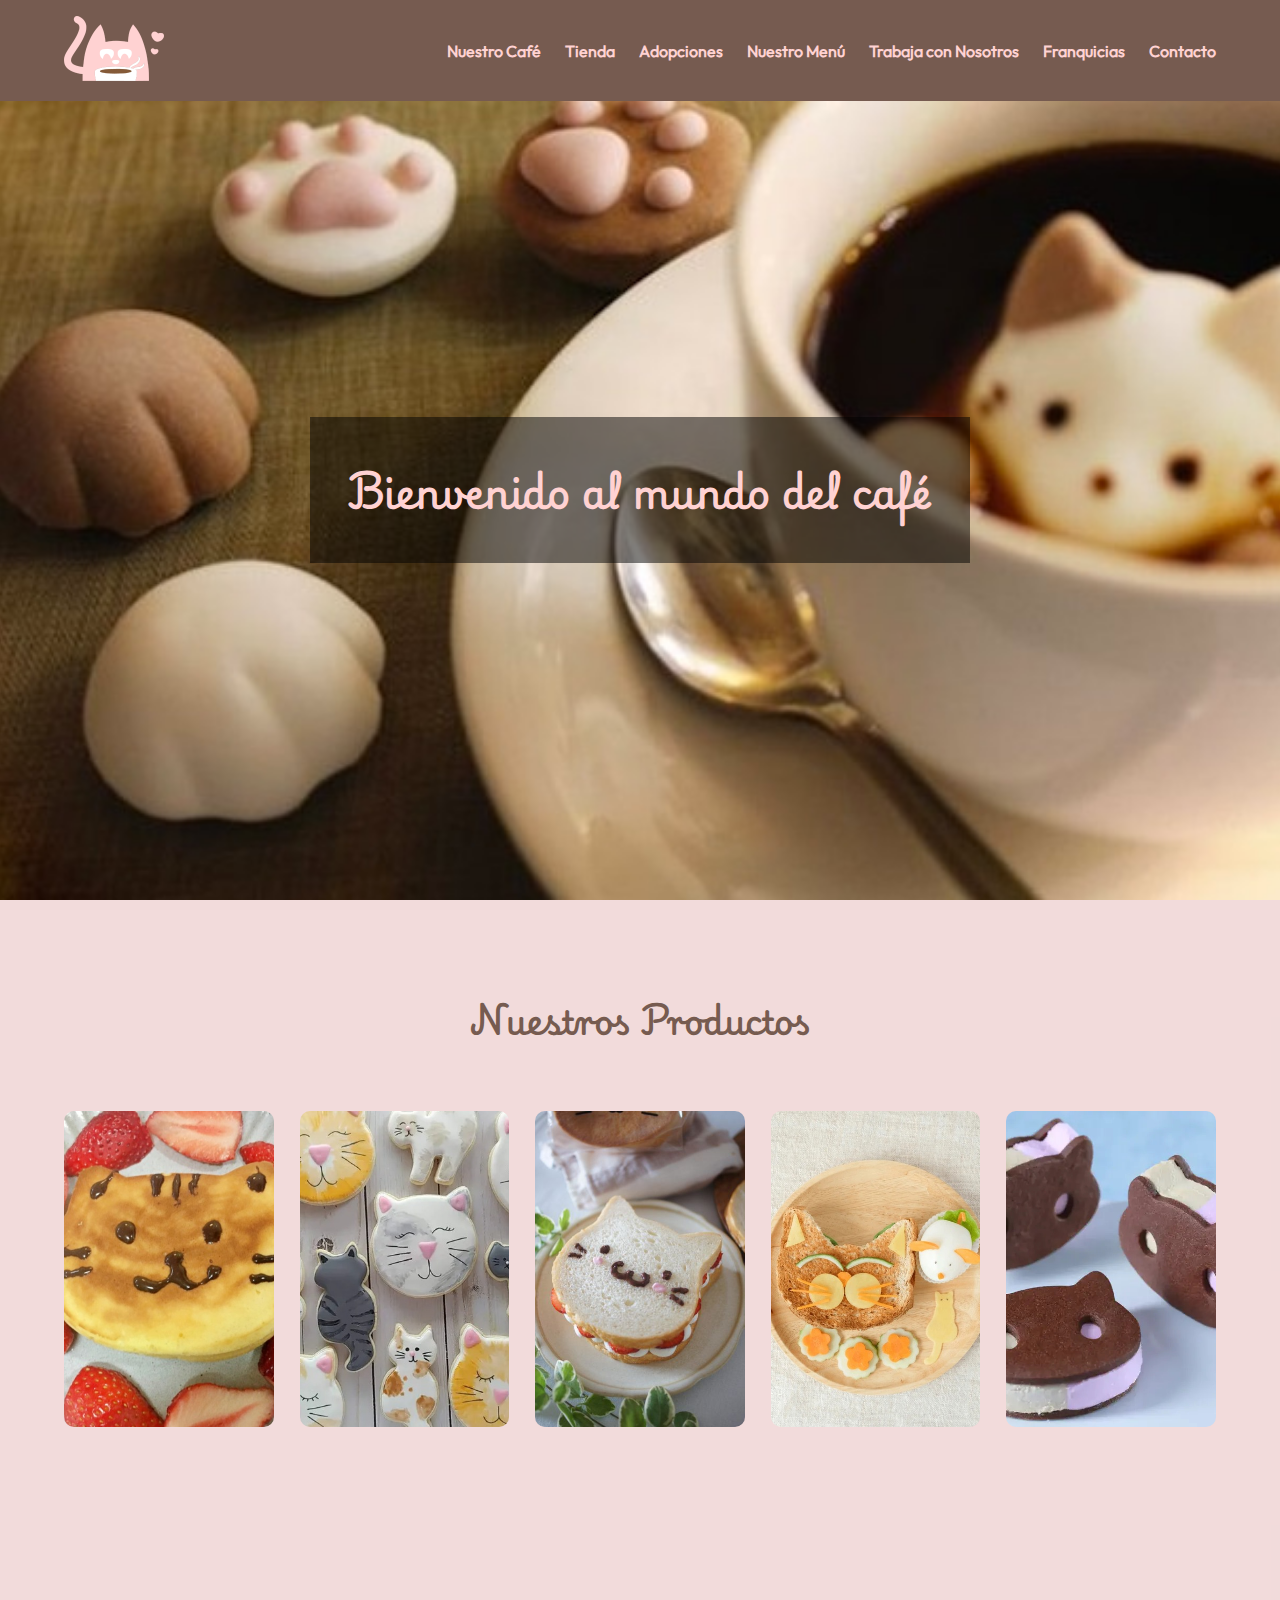
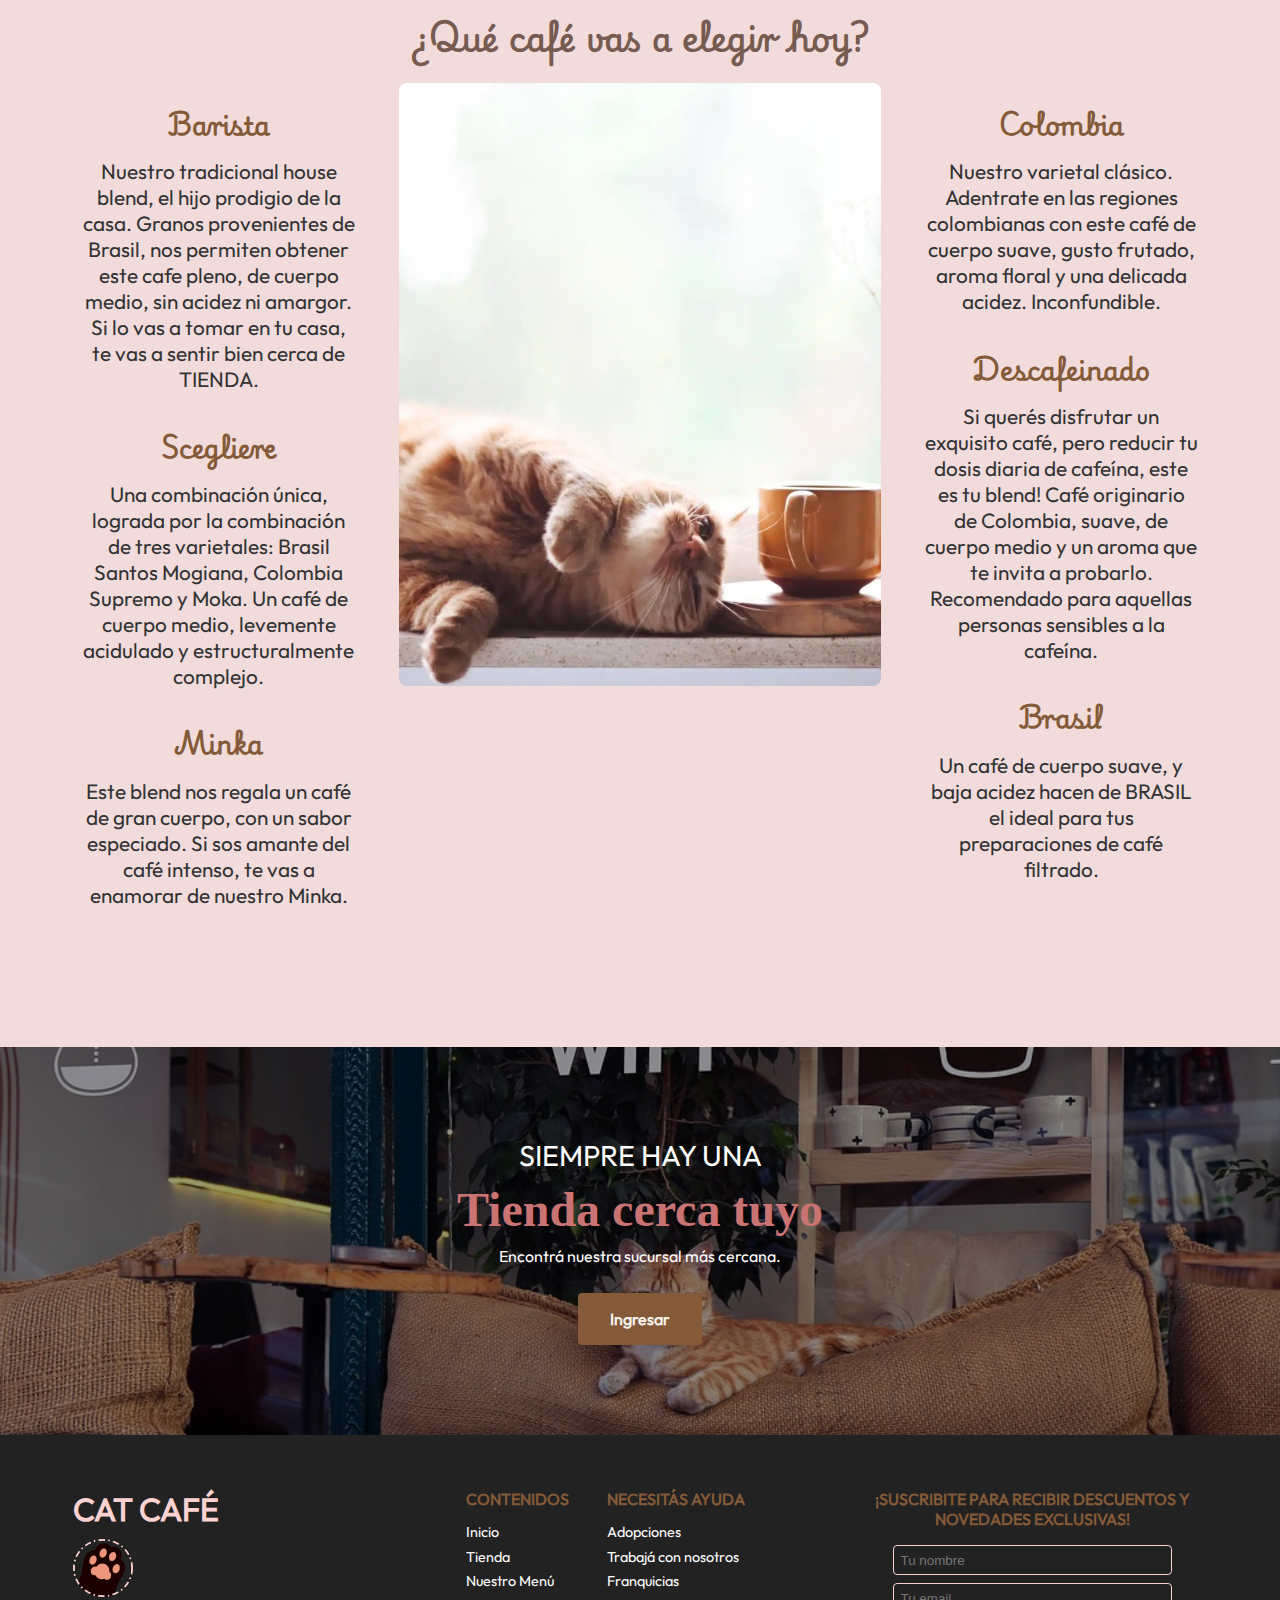
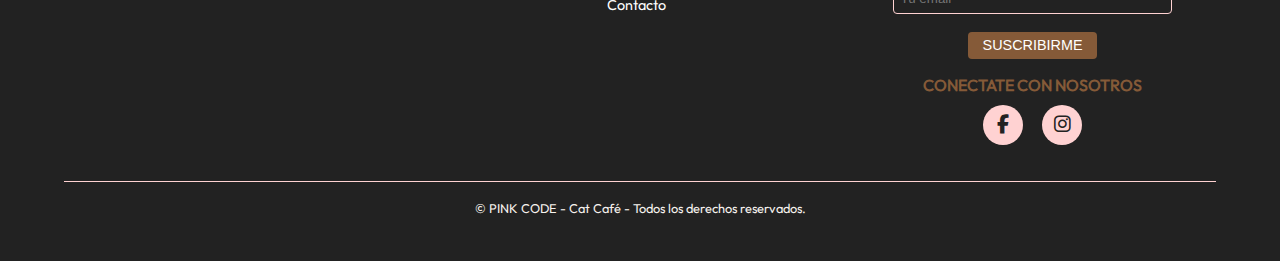
<file: index.html>
<!DOCTYPE html>
<html lang="es">

<head>
    <meta charset="UTF-8" />
    <meta name="viewport" content="width=device-width, initial-scale=1.0" />
    <meta content="Página tienda Cat Café generada en HTML5 y CSS3" name="description" />
    <meta content="PINK CODE - Grupo 7 - Com E" name="author" />
    <link rel="icon" href="./img/cat.ico" type="image/x-icon" />
    <title>Cat Café</title>
    <link href="https://fonts.googleapis.com/css2?family=Roboto:wght@400;700&display=swap" rel="stylesheet">
    <link rel="stylesheet" href="https://cdnjs.cloudflare.com/ajax/libs/font-awesome/6.5.0/css/all.min.css">
    <link rel="stylesheet" href="./css/styles.css" />
</head>

<body>

    <div id="navbar"></div>

    <!-- HERO SECTION -->
    <section class="hero">
        <h1>Bienvenido al mundo del café</h1>
    </section>

    <!-- SECCION PRODUCTOS -->
    <section class="productos">
        <h2>Nuestros Productos</h2>
        <div class="productos-galeria">
            <img src="./img/catcake.jpg" alt="Café 1" />
            <img src="./img/catcoockie.jpg" alt="Café 2" />
            <img src="./img/catsand.jpg" alt="Café 3" />
            <img src="./img/catsand2.jpg" alt="Café 4" />
            <img src="./img/icecat2.jpg" alt="Café 5" />
        </div>
    </section>

    <!-- SECCIÓN INTERMEDIA -->
    <section class="cafes">
        <h2>¿Qué café vas a elegir hoy?</h2>
        <div class="contenido-cafe">
            <div class="texto">
                <h3>Barista</h3>
                <p>Nuestro tradicional house blend, el hijo prodigio de la casa. Granos provenientes de Brasil, nos
                    permiten obtener este cafe pleno, de cuerpo medio, sin acidez ni amargor. Si lo vas a tomar en tu
                    casa, te vas a sentir bien cerca de TIENDA.</p>
                <h3>Scegliere</h3>
                <p>Una combinación única, lograda por la combinación de tres varietales: Brasil Santos Mogiana, Colombia
                    Supremo y Moka. Un café de cuerpo medio, levemente acidulado y estructuralmente complejo.</p>
                <h3>Minka</h3>
                <p>Este blend nos regala un café de gran cuerpo, con un sabor especiado. Si sos amante del café intenso,
                    te vas a enamorar de nuestro Minka.</p>
            </div>

            <div class="imagen">
                <img src="img/cat8.jpg" alt="Café Central">
            </div>

            <div class="texto">
                <h3>Colombia</h3>
                <p>Nuestro varietal clásico. Adentrate en las regiones colombianas con este café de cuerpo suave, gusto
                    frutado, aroma floral y una delicada acidez. Inconfundible.</p>
                <h3>Descafeinado</h3>
                <p>Si querés disfrutar un exquisito café, pero reducir tu dosis diaria de cafeína, este es tu blend!
                    Café originario de Colombia, suave, de cuerpo medio y un aroma que te invita a probarlo. Recomendado
                    para aquellas personas sensibles a la cafeína.</p>
                <h3>Brasil</h3>
                <p>Un café de cuerpo suave, y baja acidez hacen de BRASIL el ideal para tus preparaciones de café
                    filtrado.</p>
            </div>
        </div>
    </section>

    <!-- CSECCION TIENDA CERCANA -->
    <section class="tienda-cercana">
        <p class="intro">SIEMPRE HAY UNA</p>
        <h2>Tienda cerca tuyo</h2>
        <p class="descripcion">Encontrá nuestra sucursal más cercana.</p>
        <a href="locales.html" class="boton-tienda">Ingresar</a>
    </section>

    <div id="footer"></div>

    <script src="./js/scripts.js"></script>
    <script>
        includeHTML("navbar", "navbar.html");
        includeHTML("footer", "footer.html");
    </script>

</body>

</html>
</file>
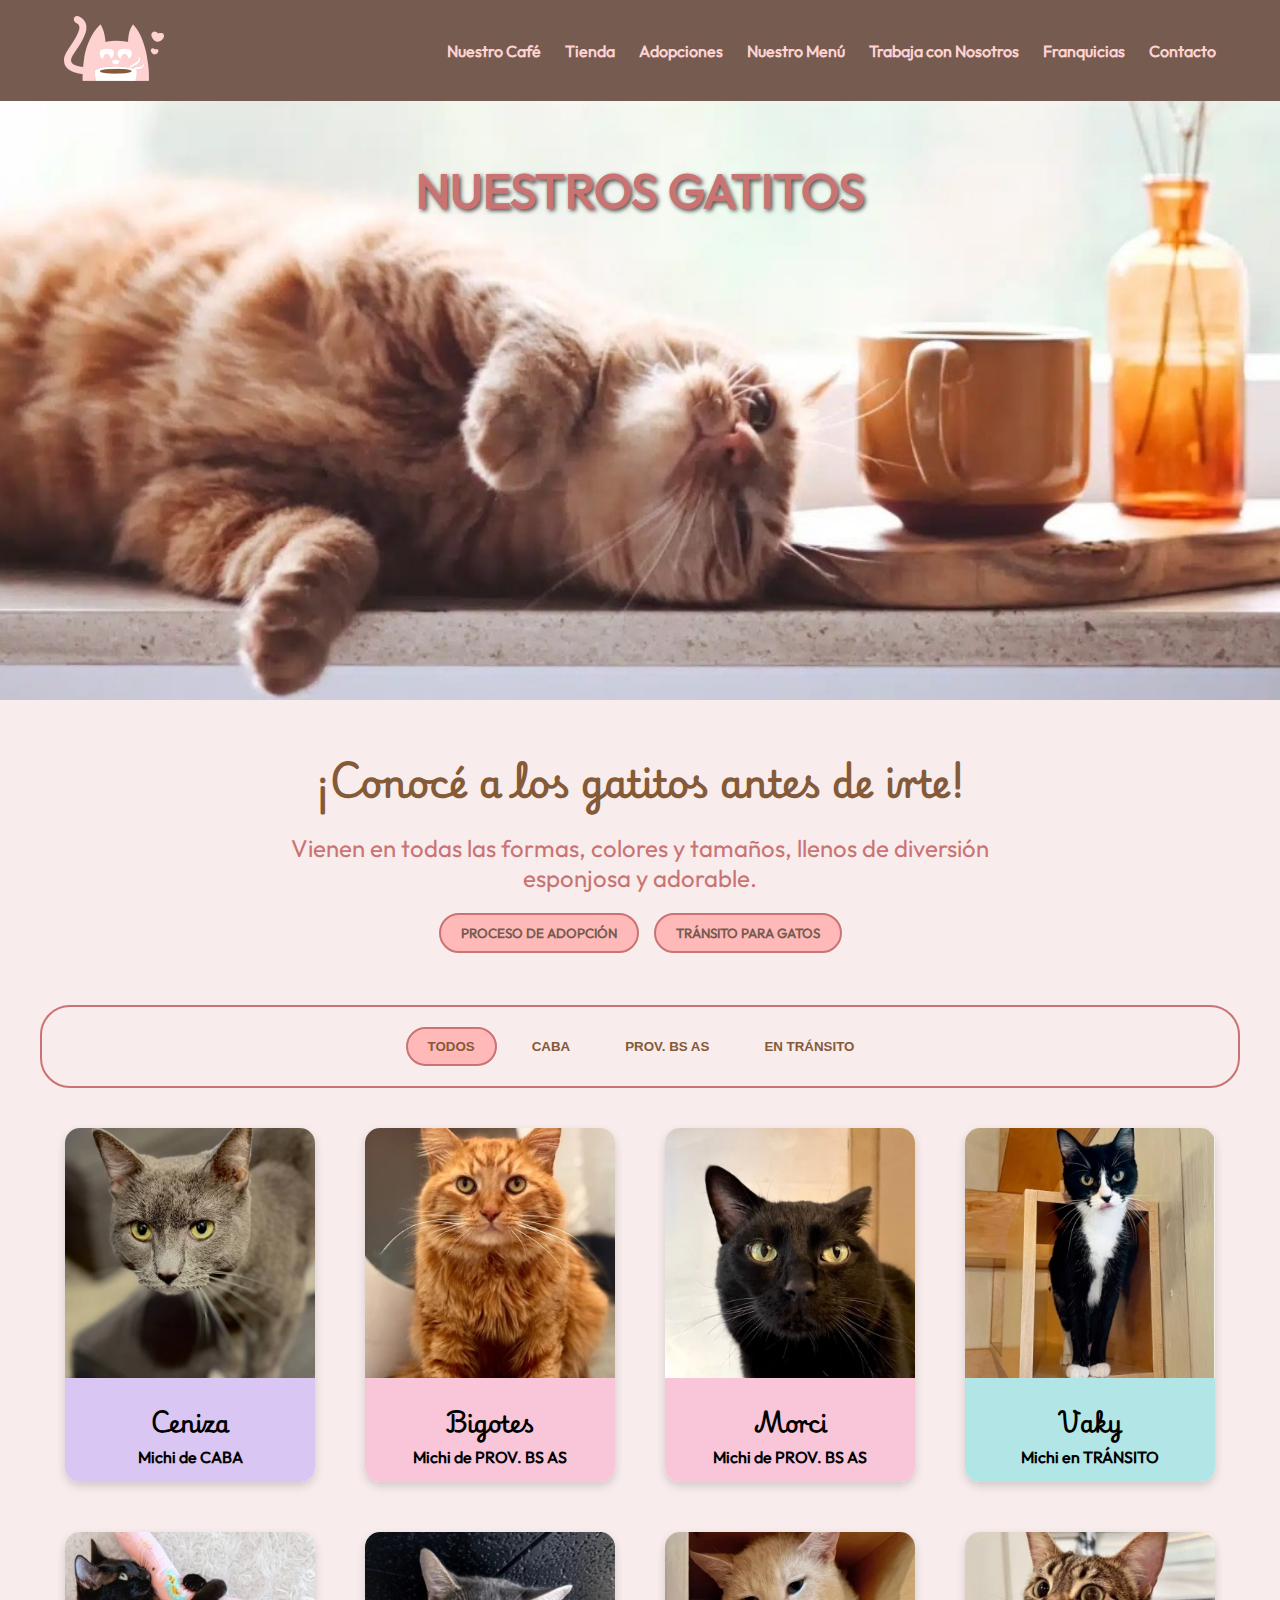
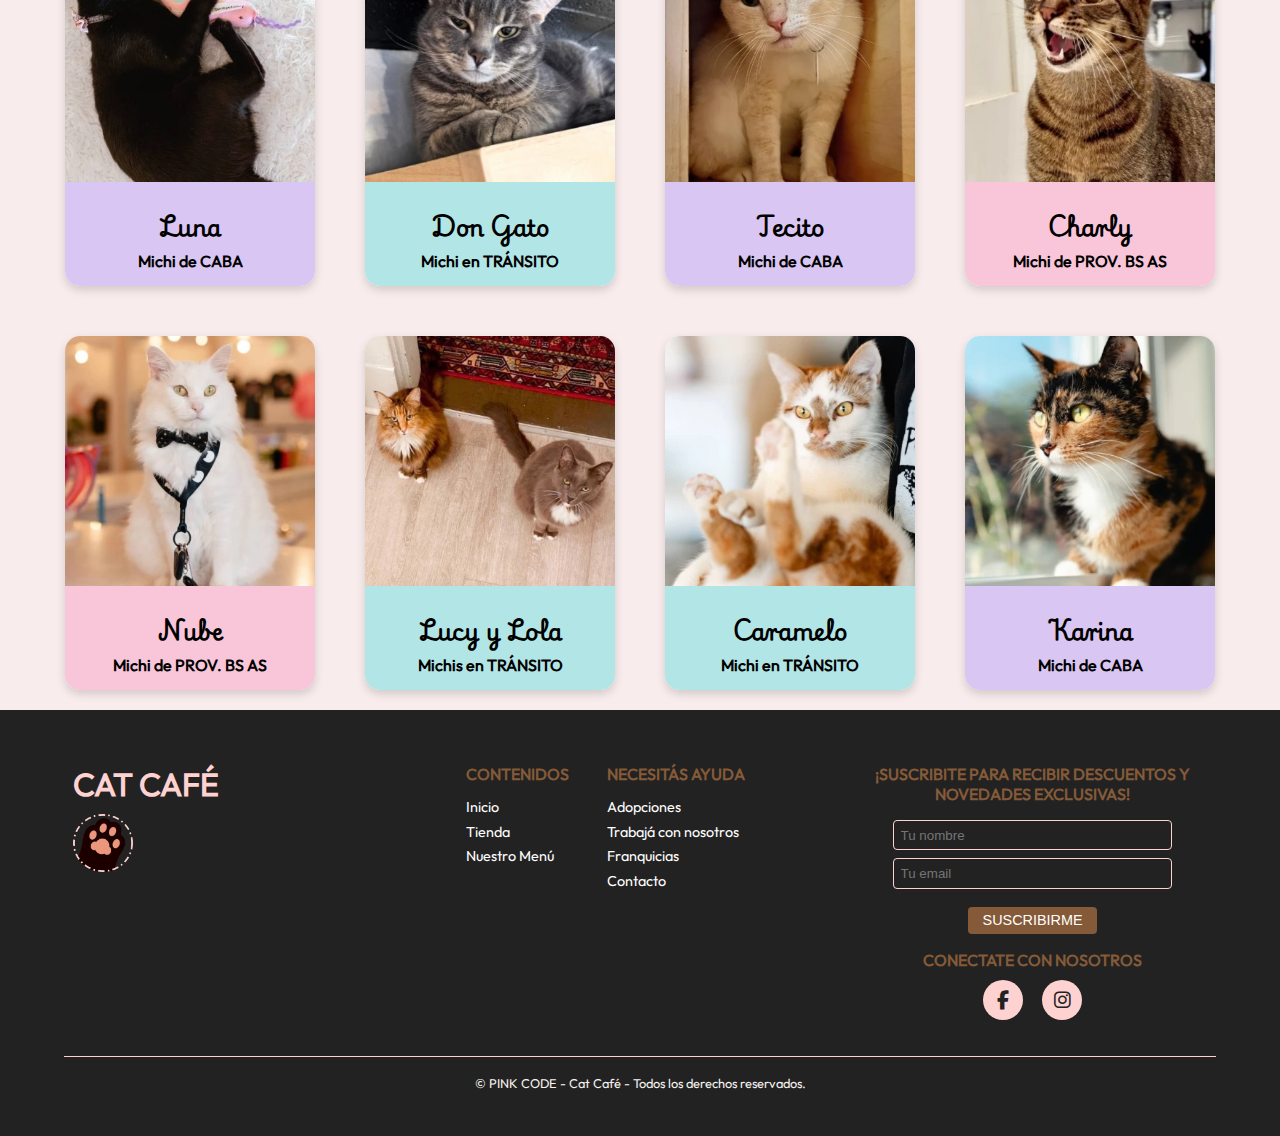
<file: adopciones.html>
<!DOCTYPE html>
<html lang="es">
  <head>
    <meta charset="UTF-8" />
    <meta name="viewport" content="width=device-width, initial-scale=1.0" />
    <meta content="Página tienda Cat Café generada en HTML5 y CSS3" name="description" />
    <meta content="PINK CODE - Grupo 7 - Com E" name="author" />
    <title>Adopciones</title>
    <link rel="stylesheet" href="./css/styles.css" />
    <link
      rel="stylesheet"
      href="https://cdnjs.cloudflare.com/ajax/libs/font-awesome/6.5.0/css/all.min.css"
    />
    <link rel="icon" href="./img/cat.ico" type="image/x-icon" />
  </head>
  <body class="adopciones">
    <!-- NAV BAR -->
    <div id="navbar-container"></div>

    <!-- Banner -->
    <header class="banner">
      <img src="img/banner.jpg" alt="Banner de adopciones" />
      <h1 class="banner-title">NUESTROS GATITOS</h1>
    </header>

    <main>
      <!-- Segundo Banner -->
      <section class="banner-secundario">
        <div class="contenido-banner">
          <div><h2>¡Conocé a los gatitos antes de irte!</h2></div>
          <div>
            <p>
              Vienen en todas las formas, colores y tamaños, llenos de diversión
              esponjosa y adorable.
            </p>
          </div>
          <div class="botones">
            <button>PROCESO DE ADOPCIÓN</button>
            <button>TRÁNSITO PARA GATOS</button>
          </div>
        </div>
      </section>

      <!-- Contenido de adopciones -->
      <!-- FILTROS -->
      <div class="filtro-container">
        <button class="filtro-boton activo" data-filtro="todos">TODOS</button>
        <button class="filtro-boton" data-filtro="caba">CABA</button>
        <button class="filtro-boton" data-filtro="provincia">
          PROV. BS AS
        </button>
        <button class="filtro-boton" data-filtro="transito">EN TRÁNSITO</button>
      </div>

      <!-- GALERÍA DE GATITOS -->
      <div class="gatitos-container">
        <div class="gatito-card" data-zona="caba">
          <div class="gatito-img">
            <img src="img/adop1.jpg" alt="Gato 1" />
          </div>
          <div class="gatito-info caba">
            <h3>Ceniza</h3>
            <h4>Michi de CABA</h4>
          </div>
        </div>

        <div class="gatito-card" data-zona="provincia">
          <div class="gatito-img">
            <img src="img/adop2.jpg" alt="Gato 2" />
          </div>
          <div class="gatito-info prov">
            <h3>Bigotes</h3>
            <h4>Michi de PROV. BS AS</h4>
          </div>
        </div>

        <div class="gatito-card" data-zona="provincia">
          <div class="gatito-img">
            <img src="img/adop3.jpg" alt="Gato 2" />
          </div>
          <div class="gatito-info prov">
            <h3>Morci</h3>
            <h4>Michi de PROV. BS AS</h4>
          </div>
        </div>

        <div class="gatito-card" data-zona="transito">
          <div class="gatito-img">
            <img src="img/adop4.jpg" alt="Gato 2" />
          </div>
          <div class="gatito-info transito">
            <h3>Vaky</h3>
            <h4>Michi en TRÁNSITO</h4>
          </div>
        </div>

        <div class="gatito-card" data-zona="caba">
          <div class="gatito-img">
            <img src="img/adop5.jpg" alt="Gato 1" />
          </div>
          <div class="gatito-info caba">
            <h3>Luna</h3>
            <h4>Michi de CABA</h4>
          </div>
        </div>

        <div class="gatito-card" data-zona="transito">
          <div class="gatito-img">
            <img src="img/adop6.jpg" alt="Gato 2" />
          </div>
          <div class="gatito-info transito">
            <h3>Don Gato</h3>
            <h4>Michi en TRÁNSITO</h4>
          </div>
        </div>

        <div class="gatito-card" data-zona="caba">
          <div class="gatito-img">
            <img src="img/adop7.jpg" alt="Gato 1" />
          </div>
          <div class="gatito-info caba">
            <h3>Tecito</h3>
            <h4>Michi de CABA</h4>
          </div>
        </div>

        <div class="gatito-card" data-zona="provincia">
          <div class="gatito-img">
            <img src="img/adop8.jpg" alt="Gato 2" />
          </div>
          <div class="gatito-info prov">
            <h3>Charly</h3>
            <h4>Michi de PROV. BS AS</h4>
          </div>
        </div>

        <div class="gatito-card" data-zona="provincia">
          <div class="gatito-img">
            <img src="img/adop9.jpg" alt="Gato 2" />
          </div>
          <div class="gatito-info prov">
            <h3>Nube</h3>
            <h4>Michi de PROV. BS AS</h4>
          </div>
        </div>

        <div class="gatito-card" data-zona="transito">
          <div class="gatito-img">
            <img src="img/adop10.jpg" alt="Gato 2" />
          </div>
          <div class="gatito-info transito">
            <h3>Lucy y Lola</h3>
            <h4>Michis en TRÁNSITO</h4>
          </div>
        </div>

        <div class="gatito-card" data-zona="transito">
          <div class="gatito-img">
            <img src="img/adop11.jpg" alt="Gato 2" />
          </div>
          <div class="gatito-info transito">
            <h3>Caramelo</h3>
            <h4>Michi en TRÁNSITO</h4>
          </div>
        </div>

        <div class="gatito-card" data-zona="caba">
          <div class="gatito-img">
            <img src="img/adop12.jpg" alt="Gato 1" />
          </div>
          <div class="gatito-info caba">
            <h3>Karina</h3>
            <h4>Michi de CABA</h4>
          </div>
        </div>
      </div>
    </main>

    <div id="footer-container"></div>

    <script src="./js/scripts.js"></script>
    <script>
        includeHTML("navbar-container", "navbar.html");
        includeHTML("footer-container", "footer.html");
    </script>
  </body>
</html>
</file>
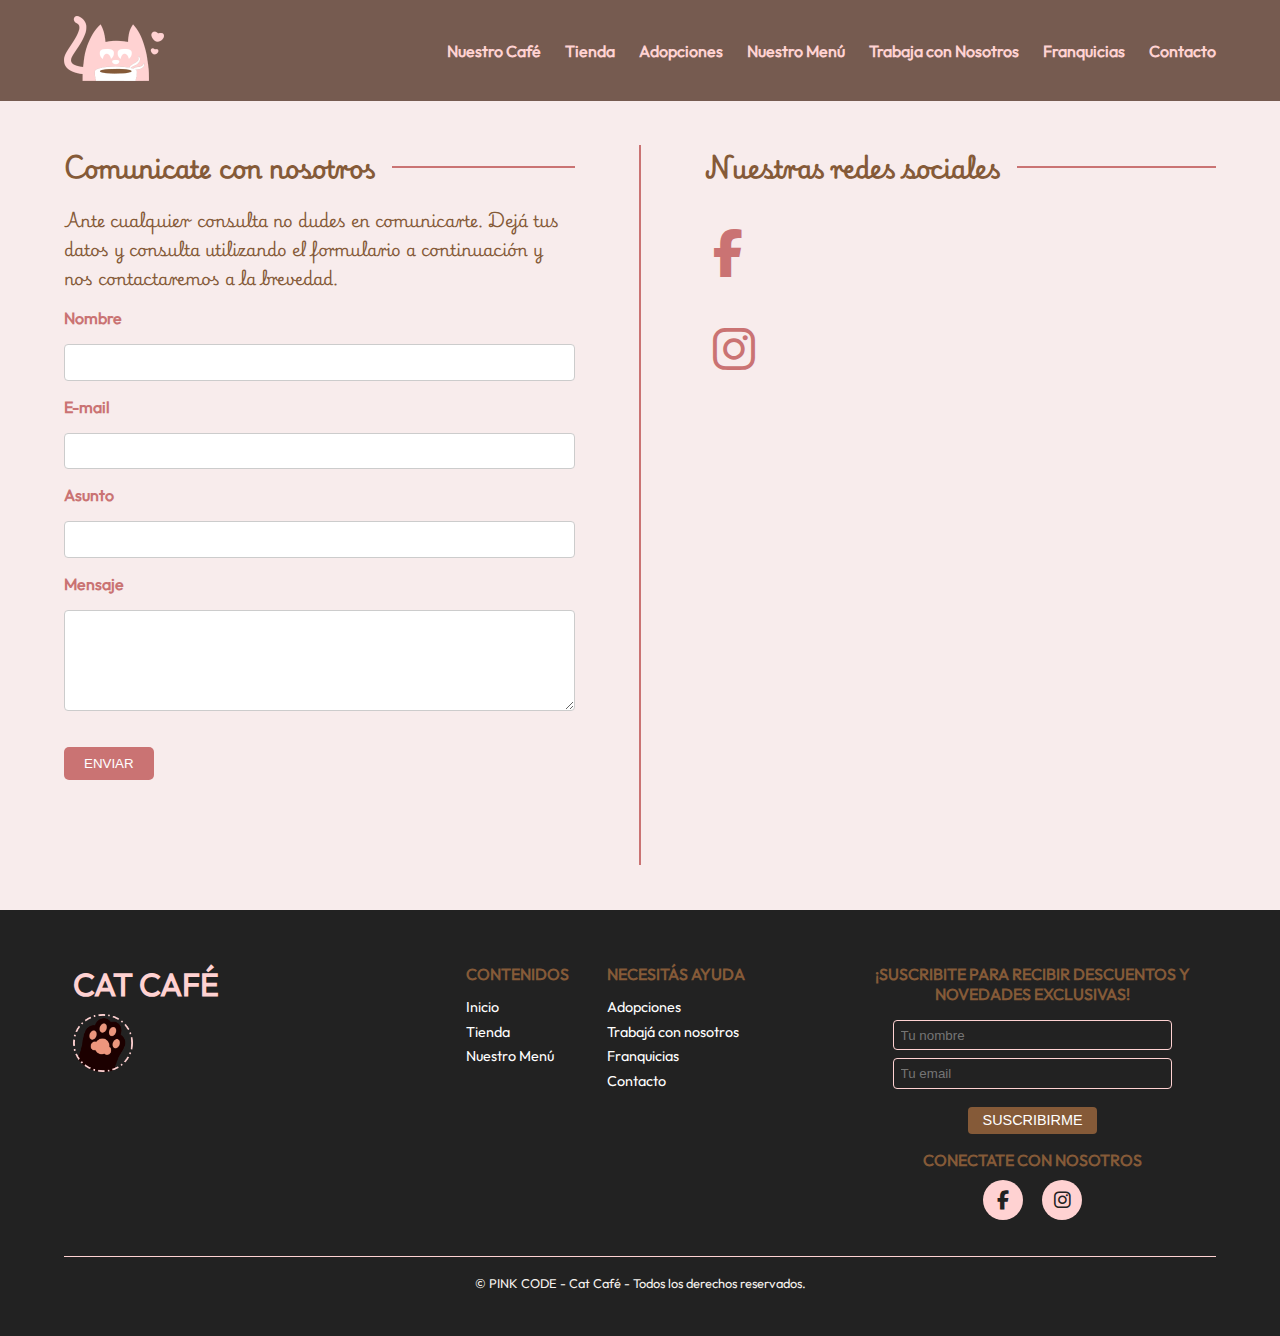
<file: contacto.html>
<!DOCTYPE html>
<html lang="es">
  <head>
    <meta charset="UTF-8" />
    <meta name="viewport" content="width=device-width, initial-scale=1.0" />
    <meta content="Página tienda Cat Café generada en HTML5 y CSS3" name="description"/>
    <meta content="PINK CODE - Grupo 7 - Com E" name="author" />
    <title>Contacto</title>
    <link rel="stylesheet" href="./css/styles.css" />
    <link
      rel="stylesheet"
      href="https://cdnjs.cloudflare.com/ajax/libs/font-awesome/6.5.0/css/all.min.css"
    />
    <link rel="icon" href="./img/cat.ico" type="image/x-icon" />
  </head>
  <body>
    <!-- NAV BAR -->
    <div id="navbar-container"></div>

    <main class="contacto-container">
      <!-- Sección Izquierda: Formulario -->
      <div class="contacto-formulario">
        <div class="titulo-formulario">
          <h4>Comunicate con nosotros</h4>
          <hr />
        </div>

        <div class="descripcion-formulario">
          <p>
            Ante cualquier consulta no dudes en comunicarte. Dejá tus datos y
            consulta utilizando el formulario a continuación y nos contactaremos
            a la brevedad.
          </p>
        </div>

        <form class="formulario-contacto">
          <label for="nombre">Nombre</label>
          <input type="text" id="nombre" name="nombre" required />

          <label for="email">E-mail</label>
          <input type="email" id="email" name="email" required />

          <label for="asunto">Asunto</label>
          <input type="text" id="asunto" name="asunto" required />

          <label for="mensaje">Mensaje</label>
          <textarea id="mensaje" name="mensaje" rows="5" required></textarea>

          <button type="submit">ENVIAR</button>
        </form>
      </div>

      <!-- Línea de separación decorativa -->
      <div class="linea-separadora"></div>

      <!-- Sección Derecha: Redes Sociales -->
      <div class="contacto-redes">
        <div class="titulo-redes">
          <h4>Nuestras redes sociales</h4>
          <hr />
        </div>

        <div class="ico-red">
          <a href="https://facebook.com/catcafe" target="_blank">
            <i class="fa-brands fa-facebook-f"></i>
          </a>
        </div>
        <div class="ico-red">
          <a href="https://instagram.com/catcafe" target="_blank">
            <i class="fa-brands fa-instagram"></i>
          </a>
        </div>
      </div>
    </main>

    <div id="footer-container"></div>

    <script src="./js/scripts.js"></script>
    <script>
      includeHTML("navbar-container", "navbar.html");
      includeHTML("footer-container", "footer.html");
    </script>
  </body>
</html>
</file>
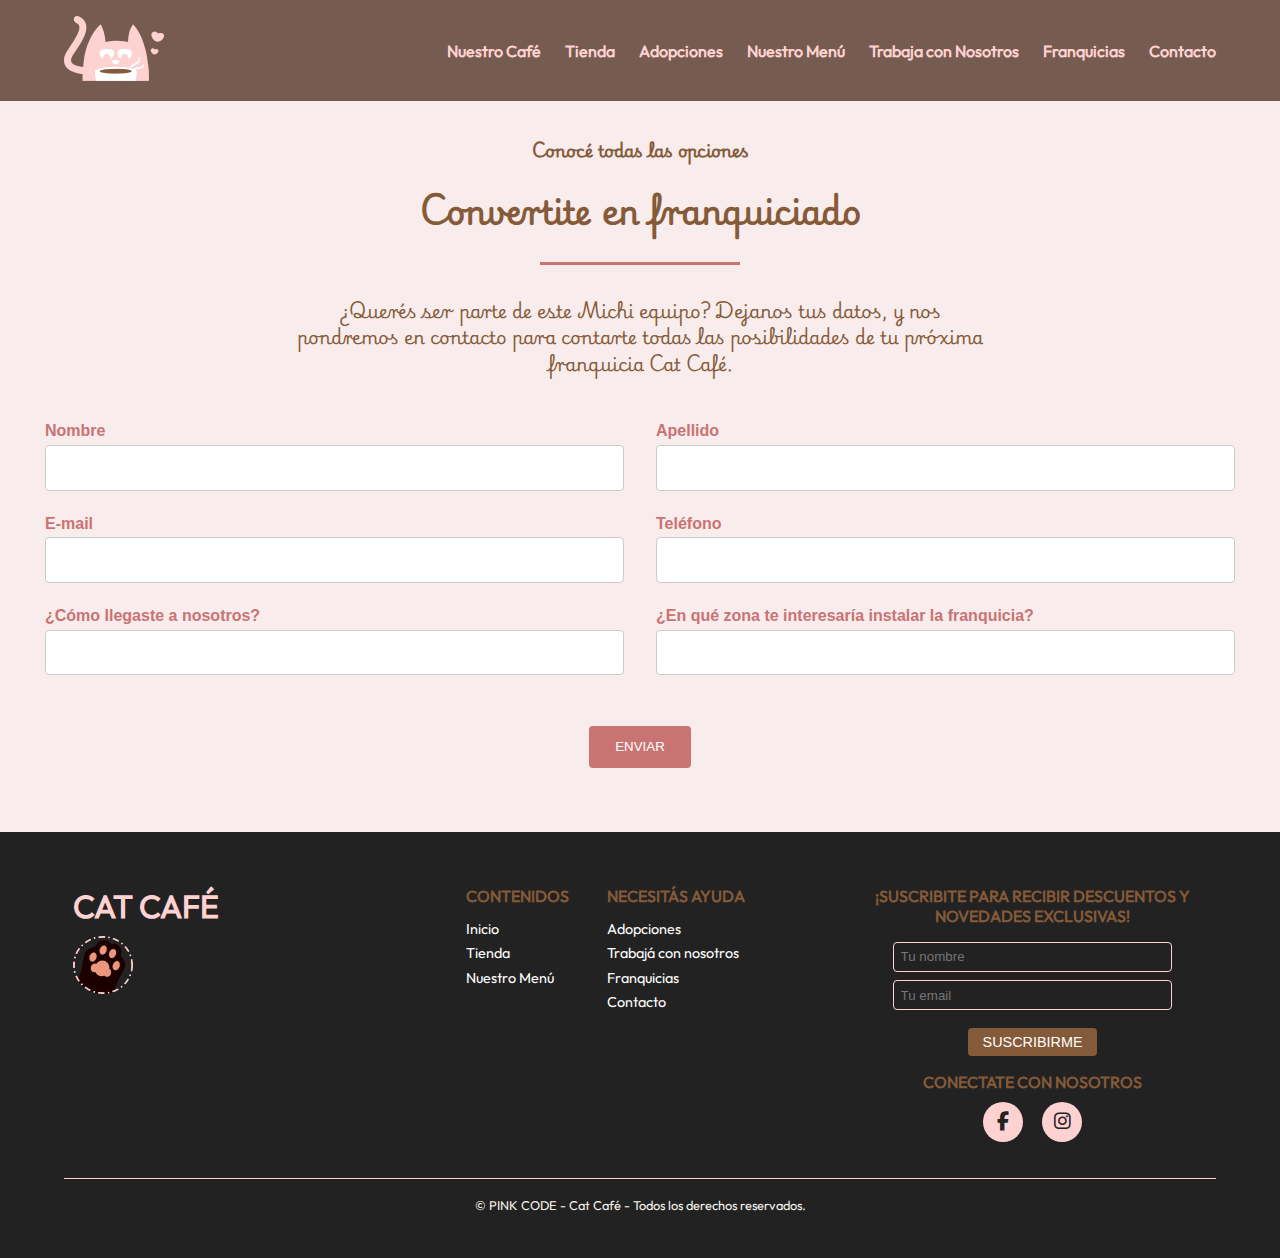
<file: franquicia.html>
<!DOCTYPE html>
<html lang="es">
  <head>
    <meta charset="UTF-8" />
    <meta name="viewport" content="width=device-width, initial-scale=1" />
    <meta content="Página tienda Cat Café generada en HTML5 y CSS3" name="description" />
    <meta content="PINK CODE - Grupo 7 - Com E" name="author" />
    <title>Franquicia</title>
    <link rel="stylesheet" href="./css/styles.css" />
     <link
      rel="stylesheet"
      href="https://cdnjs.cloudflare.com/ajax/libs/font-awesome/6.5.0/css/all.min.css"
    />
    <link rel="icon" href="./img/cat.ico" type="image/x-icon" />
  </head>
  <body>
    <!-- NAV BAR -->
    <div id="navbar-container"></div>

    <div class="franquicia-container">
      <div class="franquicia-header">
        <h3>Conocé todas las opciones</h3>
      </div>

      <div class="franquicia-subtitulo">
        <h2>Convertite en franquiciado</h2>
        <hr />
      </div>

      <div class="franquicia-texto">
        <p>
          ¿Querés ser parte de este Michi equipo? Dejanos tus datos, y nos
          pondremos en contacto para contarte todas las posibilidades de tu
          próxima franquicia Cat Café.
        </p>
      </div>

      <form class="franquicia-form">
        <div class="form-row">
          <div class="form-group">
            <label for="nombre">Nombre</label>
            <input type="text" id="nombre" name="nombre" required />
          </div>
          <div class="form-group">
            <label for="apellido">Apellido</label>
            <input type="text" id="apellido" name="apellido" required />
          </div>
        </div>

        <div class="form-row">
          <div class="form-group">
            <label for="email">E-mail</label>
            <input type="email" id="email" name="email" required />
          </div>
          <div class="form-group">
            <label for="telefono">Teléfono</label>
            <input type="tel" id="telefono" name="telefono" required />
          </div>
        </div>

        <div class="form-row">
          <div class="form-group">
            <label for="como">¿Cómo llegaste a nosotros?</label>
            <input type="text" id="como" name="como" />
          </div>
          <div class="form-group">
            <label for="zona">¿En qué zona te interesaría instalar la franquicia?</label>
            <input type="text" id="zona" name="zona" />
          </div>
        </div>

        <div class="form-submit">
          <button type="submit">ENVIAR</button>
        </div>
      </form>
    </div>
    <!-- FOOTER -->
    <div id="footer-container"></div>

    <script src="./js/scripts.js"></script>
    <script>
      includeHTML("navbar-container", "navbar.html");
      includeHTML("footer-container", "footer.html");
    </script>
  </body>
</html>
</file>
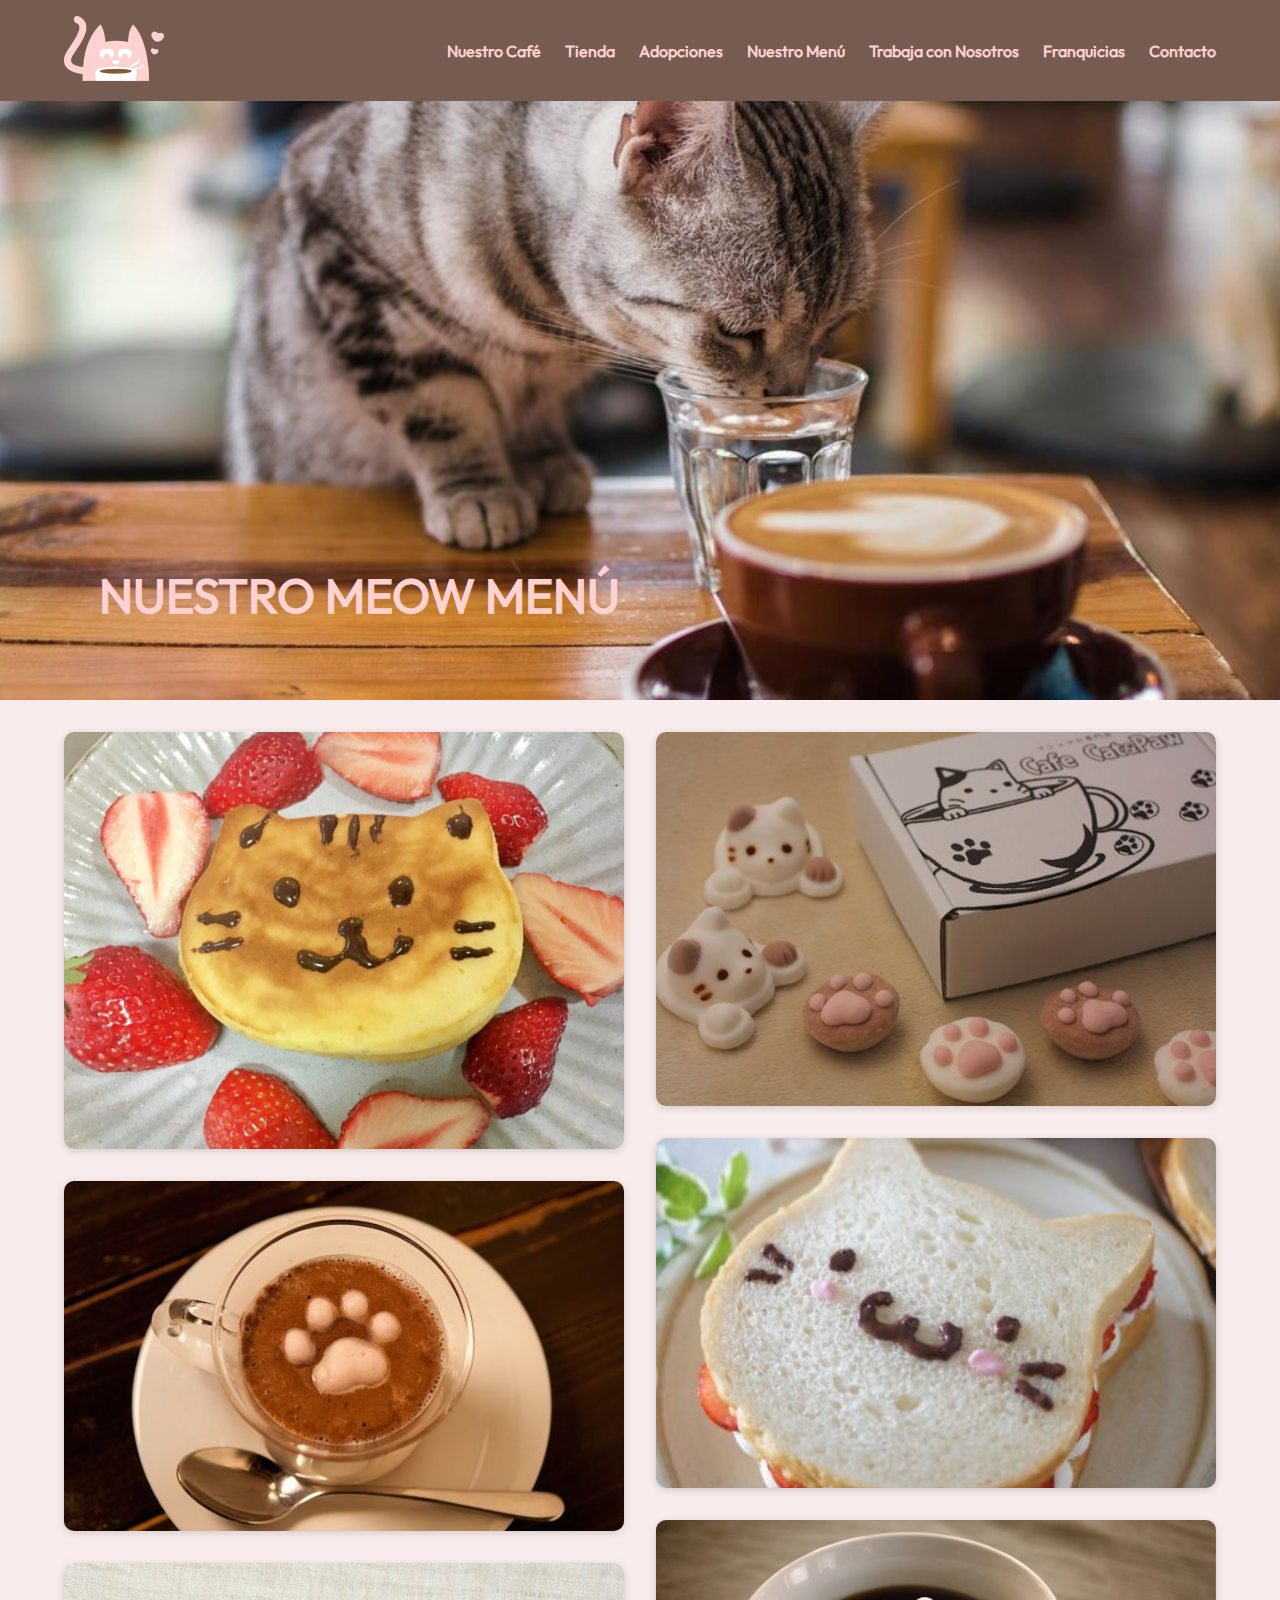
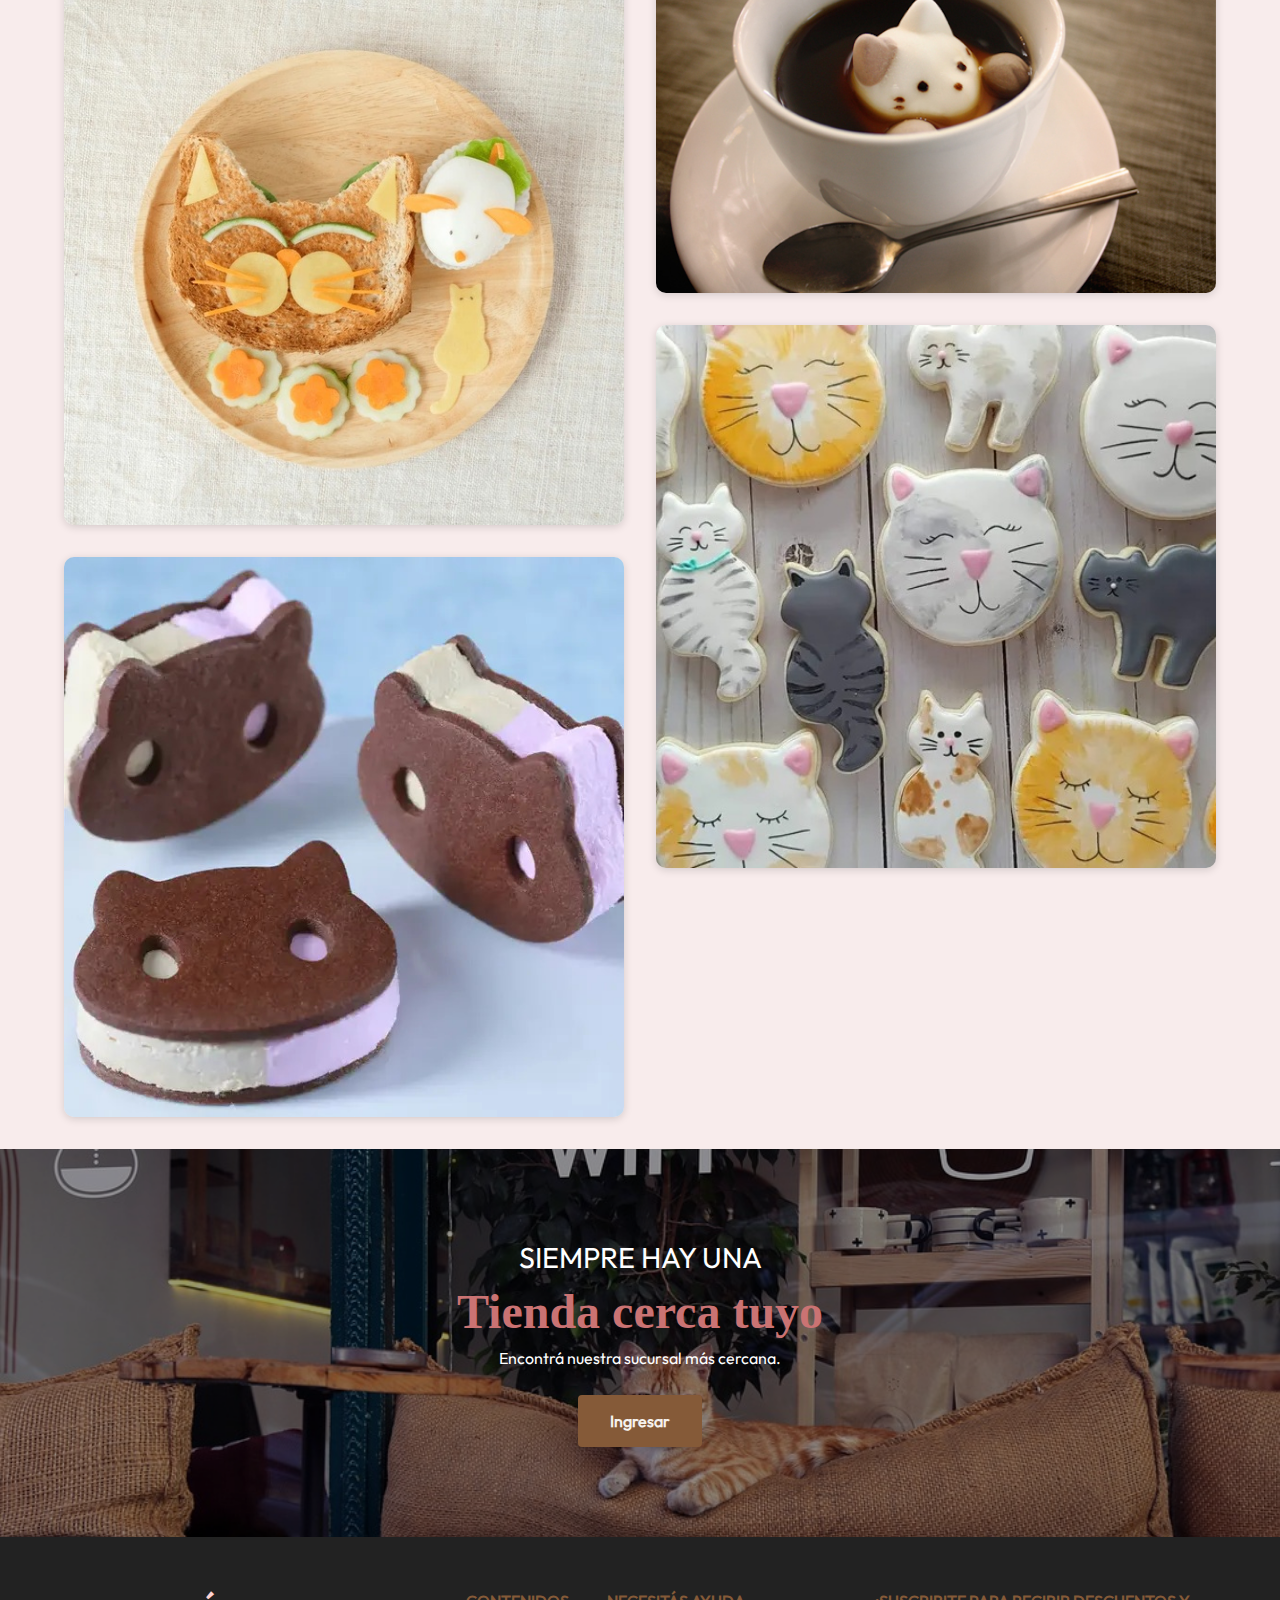
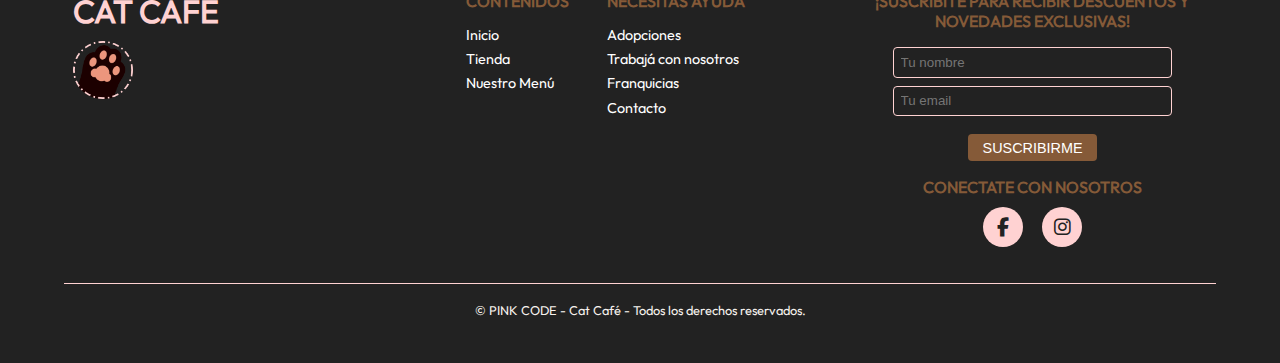
<file: menu-tienda.html>
<!DOCTYPE html>
<html lang="es">
  <head>
    <meta charset="UTF-8" />
    <meta name="viewport" content="width=device-width, initial-scale=1.0" />
    <meta content="Página tienda Cat Café generada en HTML5 y CSS3" name="description" />
    <meta content="PINK CODE - Grupo 7 - Com E" name="author" />
    <title>Adopciones</title>
    <link rel="stylesheet" href="./css/styles.css" />
    <link
      rel="stylesheet"
      href="https://cdnjs.cloudflare.com/ajax/libs/font-awesome/6.5.0/css/all.min.css"
    />
    <link rel="icon" href="./img/cat.ico" type="image/x-icon" />
  </head>
  <body>
    <!-- NAV BAR -->
    <div id="navbar-container"></div>

    <!-- BANNER -->
    <header class="banner">
      <img src="img/cat5.jpg" alt="Banner de menu" />
      <h4 class="banner-menu">NUESTRO MEOW MENÚ</h4>
    </header>

    <main class="menu-tienda">
    <div class="menu-galeria-flex">
      <div class="columna">
        <img src="img/catcake.jpg" alt="Producto 1">
        <img src="img/cafecat3.jpg" alt="Producto 2">
        <img src="img/catsand2.jpg" alt="Producto 3">
        <img src="img/icecat2.jpg" alt="Producto 4">
      </div>
      <div class="columna">
        <img src="img/mashcat.jpg" alt="Producto 5">
        <img src="img/catsand.jpg" alt="Producto 6">
        <img src="img/cafecat.jpg" alt="Producto 7">
        <img src="img/catcoockie.jpg" alt="Producto 8">
      </div>
    </div>
  </main>

  <!-- SECCION TIENDA CERCANA -->
    <section class="tienda-cercana">
        <p class="intro">SIEMPRE HAY UNA</p>
        <h2>Tienda cerca tuyo</h2>
        <p class="descripcion">Encontrá nuestra sucursal más cercana.</p>
        <a href="locales.html" class="boton-tienda">Ingresar</a>
    </section>

  <!-- FOOTER -->
  <div id="footer-container"></div>

  <script src="./js/scripts.js"></script>
    <script>
        includeHTML("navbar-container", "navbar.html");
        includeHTML("footer-container", "footer.html");
    </script>
</body>
</html>
</file>
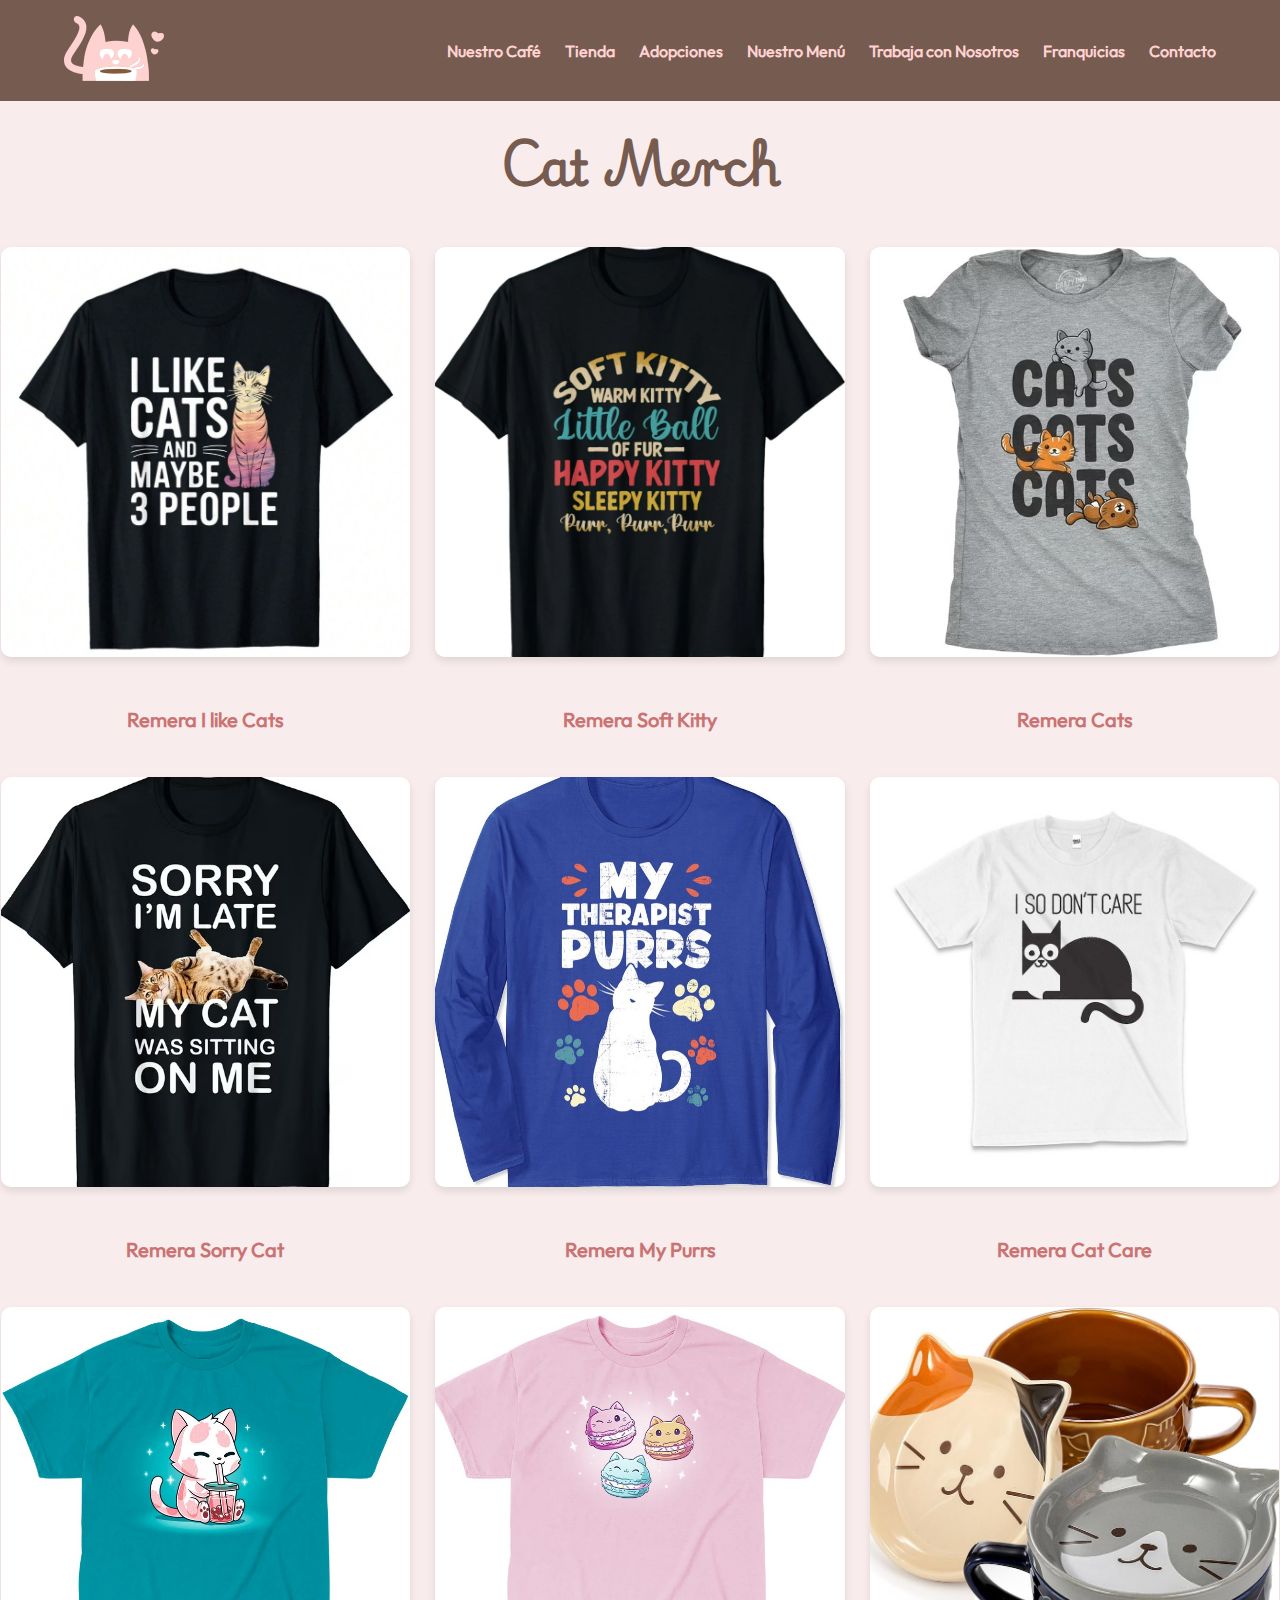
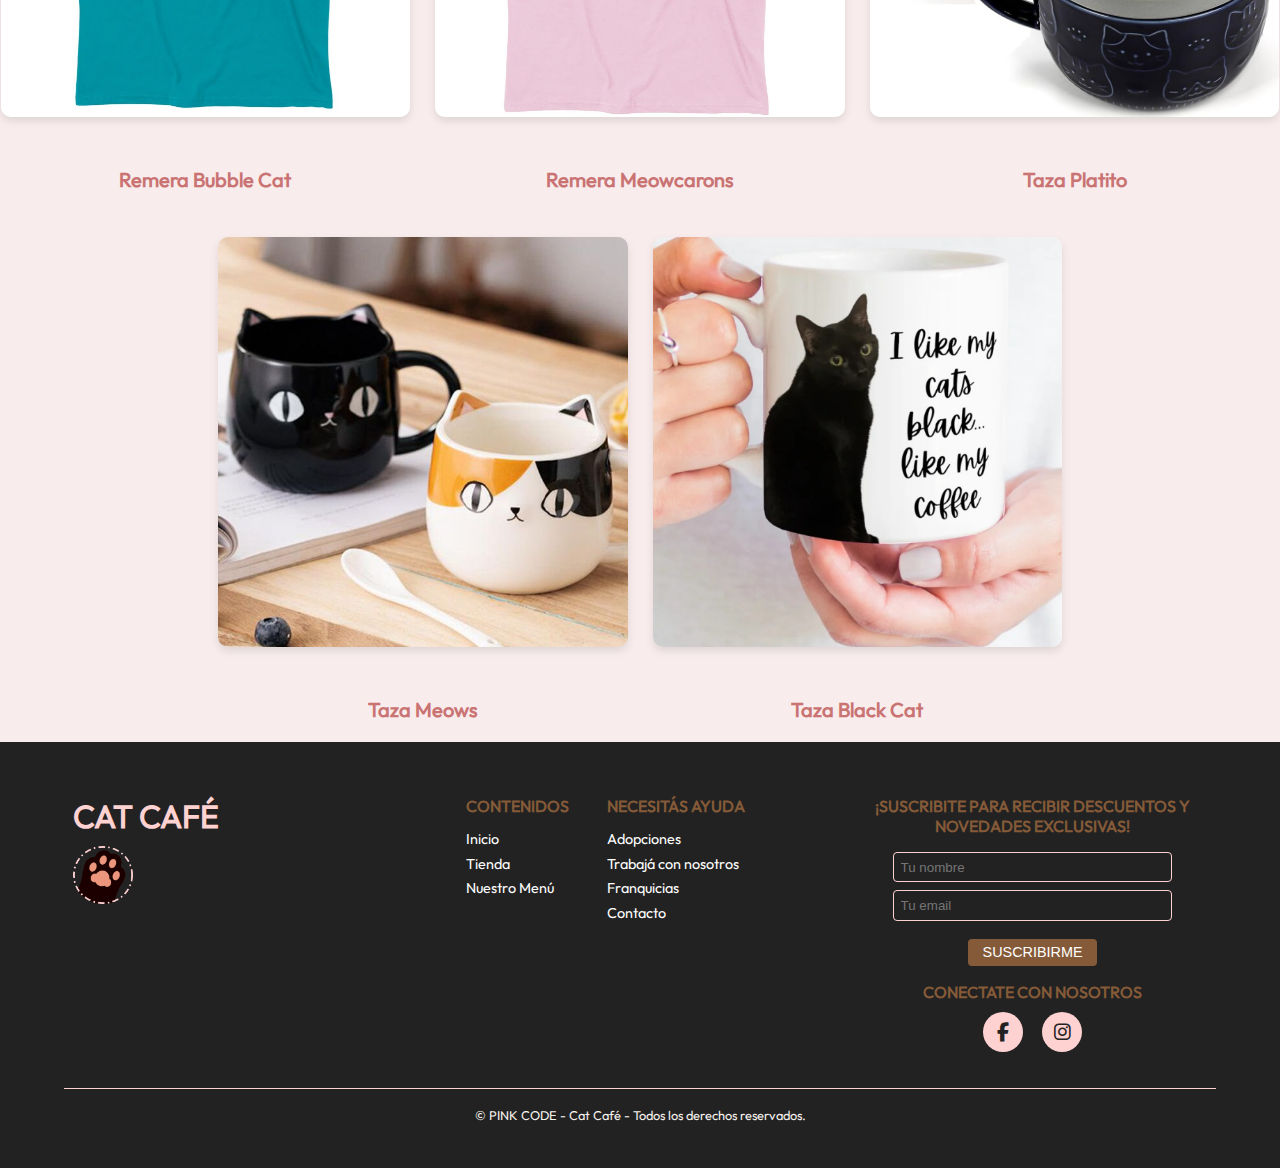
<file: tienda.html>
<!DOCTYPE html>
<html lang="es">
  <head>
    <meta charset="UTF-8" />
    <meta name="viewport" content="width=device-width, initial-scale=1" />
    <meta content="Página tienda Cat Café generada en HTML5 y CSS3" name="description" />
    <meta content="PINK CODE - Grupo 7 - Com E" name="author" />
    <title>Tienda</title>
    <link rel="stylesheet" href="./css/styles.css" />
    <link
      rel="stylesheet"
      href="https://cdnjs.cloudflare.com/ajax/libs/font-awesome/6.5.0/css/all.min.css"
    />
    <link rel="icon" href="./img/cat.ico" type="image/x-icon" />
  </head>
  <body>
    <!-- NAV BAR -->
    <div id="navbar-container"></div>

    <!-- GALERIA DE LA TIENDA -->
    <h1>Cat Merch</h1>

    <div class="galeria">
      <div class="producto">
        <img src="img/Tcat.jpg" class="img-normal" />
        <img src="img/Tcat0.jpg" class="img-hover" />
        <p>Remera I like Cats</p>
      </div>

      <div class="producto">
        <img src="img/Tcat1.jpg" class="img-normal" />
        <img src="img/Tcat01.jpg" class="img-hover" />
        <p>Remera Soft Kitty</p>
      </div>

      <div class="producto">
        <img src="img/Tcat2.jpg" class="img-normal" />
        <img src="img/Tcat02.jpg" class="img-hover" />
        <p>Remera Cats</p>
      </div>

      <div class="producto">
        <img src="img/Tcat3.jpg" class="img-normal" />
        <img src="img/Tcat03.jpg" class="img-hover" />
        <p>Remera Sorry Cat</p>
      </div>

      <div class="producto">
        <img src="img/Tcat4.jpg" class="img-normal" />
        <img src="img/Tcat04.jpg" class="img-hover" />
        <p>Remera My Purrs</p>
      </div>

      <div class="producto">
        <img src="img/Tcat5.jpg" class="img-normal" />
        <img src="img/Tcat05.jpg" class="img-hover" />
        <p>Remera Cat Care</p>
      </div>

      <div class="producto">
        <img src="img/Tcat6.jpg" class="img-normal" />
        <img src="img/Tcat06.jpg" class="img-hover" />
        <p>Remera Bubble Cat</p>
      </div>

      <div class="producto">
        <img src="img/Tcat7.jpg" class="img-normal" />
        <img src="img/Tcat07.jpg" class="img-hover" />
        <p>Remera Meowcarons</p>
      </div>

      <div class="producto">
        <img src="img/catTaza.jpg" class="img-normal" />
        <img src="img/catTaza0.jpg" class="img-hover" />
        <p>Taza Platito</p>
      </div>

      <div class="producto">
        <img src="img/catTaza2.jpg" class="img-normal" />
        <img src="img/catTaza02.jpg" class="img-hover" />
        <p>Taza Meows</p>
      </div>

      <div class="producto">
        <img src="img/catTaza3.jpg" class="img-normal" />
        <img src="img/catTaza03.jpg" class="img-hover" />
        <p>Taza Black Cat</p>
      </div>
    </div>
    <!-- FOOTER -->
    <div id="footer-container"></div>

    <script src="./js/scripts.js"></script>
    <script>
        includeHTML("navbar-container", "navbar.html");
        includeHTML("footer-container", "footer.html");
    </script>
   
  </body>
</html>
</file>
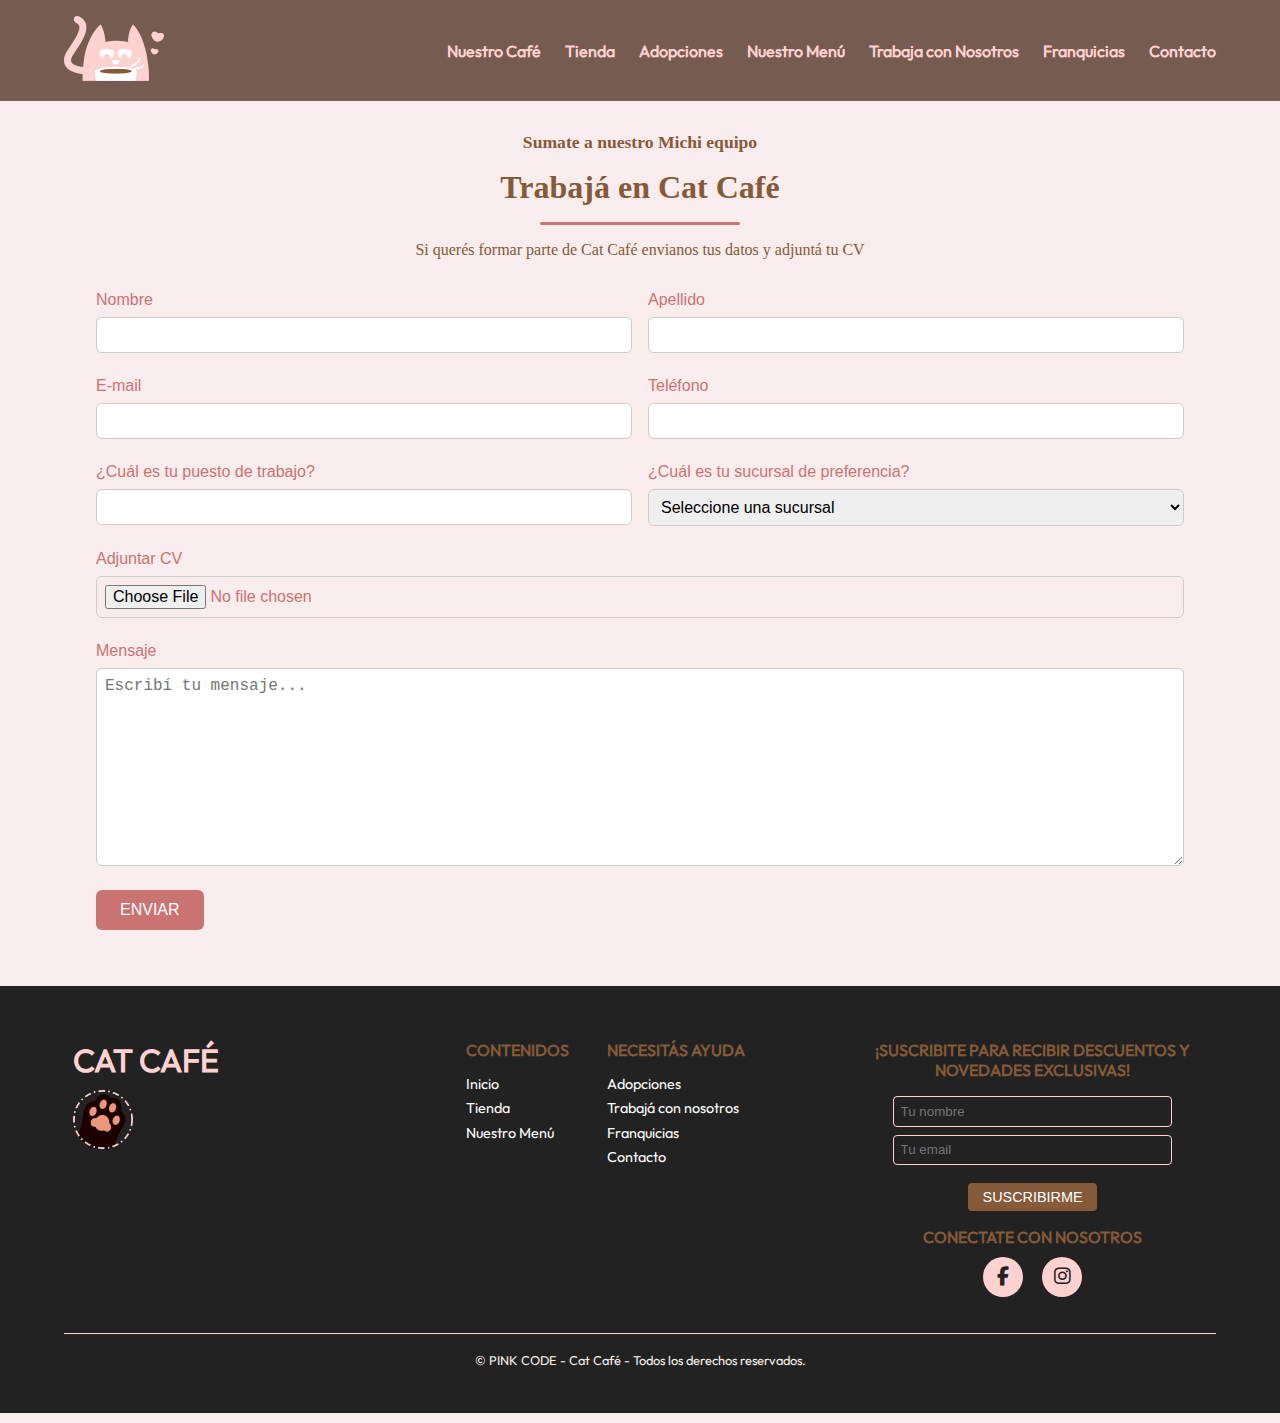
<file: trabaja-en-catcafe.html>
<!DOCTYPE html>
<html lang="es">

<head>
    <meta charset="UTF-8" />
    <meta name="viewport" content="width=device-width, initial-scale=1.0" />
    <meta content="Página tienda Cat Café generada en HTML5 y CSS3" name="description" />
    <meta content="PINK CODE - Grupo 7 - Com E" name="author" />
    <link rel="icon" href="./img/cat.ico" type="image/x-icon" />
    <title>Trabaja con nosotros</title>
    <link href="https://fonts.googleapis.com/css2?family=Roboto:wght@400;700&display=swap" rel="stylesheet">
    <link rel="stylesheet" href="https://cdnjs.cloudflare.com/ajax/libs/font-awesome/6.5.0/css/all.min.css">
    <link rel="stylesheet" href="./css/styles.css" />
</head>

<body>
    <div id="navbar"></div>

    <!-- SECCION FORM SUMATE -->
    <section class="formulario-trabajo">
        <h3 style="font-size: 1.1rem;">Sumate a nuestro Michi equipo</h3>
        <h2 style="font-size: 2rem; font-weight: bold;">Trabajá en Cat Café</h2>
        <hr class="linea-corta" />
        <p style="font-size: 1rem;">Si querés formar parte de Cat Café envianos tus datos y adjuntá tu CV</p>

        <form action="#" method="post" enctype="multipart/form-data">
            <div class="fila">
                <div class="campo">
                    <label for="nombre">Nombre</label>
                    <input type="text" id="nombre" name="nombre" required>
                </div>
                <div class="campo">
                    <label for="apellido">Apellido</label>
                    <input type="text" id="apellido" name="apellido" required>
                </div>
            </div>

            <div class="fila">
                <div class="campo">
                    <label for="email">E-mail</label>
                    <input type="email" id="email" name="email" required>
                </div>
                <div class="campo">
                    <label for="telefono">Teléfono</label>
                    <input type="tel" id="telefono" name="telefono">
                </div>
            </div>

            <div class="fila">
                <div class="campo">
                    <label for="puesto">¿Cuál es tu puesto de trabajo?</label>
                    <input type="text" id="puesto" name="puesto">
                </div>
                <div class="campo">
                    <label for="sucursal">¿Cuál es tu sucursal de preferencia?</label>
                    <select id="sucursal" name="sucursal" required>
                        <option value="" disabled selected>Seleccione una sucursal</option>
                        <option value="palermo">Palermo</option>
                        <option value="belgrano">Belgrano</option>
                        <option value="recoleta">Recoleta</option>
                        <option value="caballito">Caballito</option>
                    </select>
                </div>
            </div>

            <div class="fila">
                <div class="campo" style="width: 100%;">
                    <label for="cv">Adjuntar CV</label>
                    <input type="file" id="cv" name="cv" accept=".pdf,.doc,.docx">
                </div>
            </div>

            <div class="fila">
                <div class="campo" style="width: 100%;">
                    <label for="mensaje">Mensaje</label>
                    <textarea id="mensaje" name="mensaje" rows="10" placeholder="Escribí tu mensaje..."></textarea>
                </div>
            </div>

            <div class="fila">
                <button type="submit">ENVIAR</button>
            </div>
        </form>
    </section>


    <div id="footer"></div>

    <script src="./js/scripts.js"></script>
    <script>
        includeHTML("navbar", "navbar.html");
        includeHTML("footer", "footer.html");
    </script>
</body>

</html>
</file>
<file: css/styles.css>
/*===============================
=            VARIABLES          =
===============================*/
:root {
    --color-principal: #855a38;
    --color-acento: #ca7373;
    --color-claro: #f6f2ee;
    --color-oscuro: #222;
    --color-texto: #333;
    --color-acento-claro: #ca737323;
    --color-marron-claro: #765b50;
    --color-rosa-claro: #ffd2d2;
    --color-rosa: #ffb9b9;

}

/*===============================
=            FONTS         =
===============================*/
@font-face {
  font-family: "Titulo";
  src: url("../assets/fonts/PlaywriteHU-VariableFont_wght.ttf")
    format("truetype");
  font-weight: normal;
  font-style: normal;
}

@font-face {
  font-family: "Texto";
  src: url("../assets/fonts/Outfit-VariableFont_wght.ttf") format("truetype");
  font-weight: normal;
  font-style: normal;
}

/*===============================
=         RESET GENERAL         =
===============================*/
* {
  box-sizing: border-box;
    margin: 0;
    padding: 0;
}

body {
  background-color: var(--color-acento-claro);
  margin: 0;
  font-family: "Texto", sans-serif;
  color: white;
}

h1,
h2,
h3,
.logo {
    font-family: "Titulo", sans-serif;
}

a {
    text-decoration: none;
    color: inherit;
}

a:link {
    color: var(--color-claro);
}

a:visited {
    color: var(--color-principal);
}

a:hover {
    color: var(--color-principal);
    text-decoration: underline;
}

a:active {
    color: #000;
}

/*===============================
=            NAV BAR          =
===============================*/
header.navbar {
  position: fixed;
  top: 0;
  width: 100%;
  z-index: 999;
  transition: background-color 0.3s ease;
  background-color: var(--color-marron-claro);
  font-weight: bold;
}

.nav-content {
  display: flex;
  justify-content: space-between;
  align-items: center;
  padding: 1vh 5vw;
}

.logo {
  font-size: 1.5em;
  font-weight: bold;
  display: flex;
  flex-direction: column;
  align-items: flex-start;
  gap: 4px;
}

.logo-img {
  width: 100px;
  height: auto;
  margin-top: 7px;
}

.nav-links {
  display: flex;
  gap: 1.5rem;
  list-style: none;
  padding: 0;
  margin: 0;
}

.nav-links a {
  text-decoration: none;
  color: var(--color-rosa-claro);
  font-weight: bold;
  transition: color 0.3s;
}

.nav-links a:hover {
  color: var(--color-acento);
}

/*===============================
=         HERO SECTION          =
===============================*/
.hero {
    height: 100vh;
    background: url('../img/cafecat4.jpg') no-repeat center center/cover;
    display: flex;
    align-items: center;
    justify-content: center;
    text-align: center;
    
}

.hero h1 {
    font-size: 3vw;
    background-color: rgba(0, 0, 0, 0.5);
    padding: 1em;
    color: var(--color-rosa-claro);
}


/*===============================
=      SECCION PRODUCTOS        =
===============================*/
.productos {
    padding: 10vh 5vw;
    text-align: center;
    background-color: var(--color-acento-claro);
}

.productos h2 {
    font-size: 2em;
    margin-bottom: 7vh;
    color: var(--color-marron-claro);
}

.productos-galeria {
    display: flex;
    flex-wrap: wrap;
    justify-content: center;
    gap: 2vw;
}

.productos-galeria img {
    flex: 1 1 18%;
    min-width: 150px;
    max-width: 20%;
    height: auto;
    object-fit: cover;
    border-radius: 10px;
}

/*===============================
=         SECCIÓN CAFÉS         =
===============================*/
.cafes {
    padding: 10vh 5vw;
    text-align: center;
    background-color: var(--color-acento-claro);
}

.cafes h2 {
    font-size: 2em;
    margin-bottom: 2vh;
    color: var(--color-marron-claro);
}

.contenido-cafe {
    display: flex;
    justify-content: center;
    align-items: flex-start;
    gap: 2vw;
    flex-wrap: wrap;
}

.contenido-cafe .texto {
    flex: 1 1 25%;
    font-size: 1.3em;
    padding: 2vh;
    color: var(--color-texto);
}

.contenido-cafe .imagen {
    flex: 1 1 40%;
    text-align: center;
}

.contenido-cafe img {
    width: 100%;
    aspect-ratio: 4 / 5;
    object-fit: cover;
    border-radius: 8px;
}

.contenido-cafe h3 {
    color: var(--color-principal);
    margin-bottom: 0.5em;
    font-size: 1.2em;
}

.contenido-cafe p {
    margin-bottom: 1.5em;
}

/*===============================
=       SECCION TIENDA          =
===============================*/
.tienda-cercana {
    padding: 10vh 5vw;
    background: url('../img/wificat.jpg') center/cover no-repeat;
    text-align: center;
    color: white;
    position: relative;
}

.tienda-cercana::before {
    content: "";
    position: absolute;
    inset: 0;
    background: rgba(0, 0, 0, 0.4);
    z-index: 0;
}

.tienda-cercana * {
    position: relative;
    z-index: 1;
}

.tienda-cercana .intro {
    font-size: 1.8em;
}

.tienda-cercana h2 {
    font-size: 3em;
    font-weight: 800;
    margin: 1vh 0;
    font-family: 'Playwrite HU', serif;
    color: var(--color-acento);
}

.tienda-cercana .descripcion {
    font-size: 1em;
    margin-bottom: 3vh;
}

.boton-tienda {
    display: inline-block;
    padding: 1em 2em;
    background-color: var(--color-principal);
    color: white;
    border-radius: 4px;
    font-weight: bold;
    transition: background-color 0.3s ease;
}

.boton-tienda:hover {
    background-color: var(--color-acento);
}

/*===============================
=            TIENDA          =
===============================*/
h1 {
  text-align: center;
  margin-top: 120px;
  margin-bottom: 40px;
  font-family: "Titulo", sans-serif;
  font-size: 3rem;
  color: var(--color-marron-claro);
}

.galeria {
  display: flex;
  flex-wrap: wrap;
  justify-content: center;
  gap: 25px;
  max-width: 1400px;
  margin: 0 auto;
}

.producto {
  width: 32%;
  min-width: 280px;
  text-align: center;
  position: relative;
  height: auto;
  padding-bottom: 20px;
}

.producto img {
  width: 100%;
  aspect-ratio: 1 / 1;
  object-fit: cover;
  transition: opacity 0.3s ease;
  display: block;
  border-radius: 10px;
  box-shadow: 0 4px 8px rgba(0, 0, 0, 0.1);
  position: absolute;
  top: 0;
  left: 0;
}

.producto .img-hover {
  opacity: 0;
  position: absolute;
}

.producto:hover .img-hover {
  opacity: 1;
}

.producto:hover .img-normal {
  opacity: 0;
}

.producto p {
  margin-top: 460px;
  font-size: 20px;
  font-weight: bold;
  color: var(--color-acento);
}

/*===============================
=            ADOPCIONES         =
===============================*/
/*========== BANNER ===========*/
.banner {
  position: relative;
  width: 100%;
  height: 700px;
  overflow: hidden;
}

.banner img {
  width: 100%;
  height: 100%;
  object-fit: cover;
}

.banner-title {
  position: absolute;
  top: 10%;
  left: 50%;
  transform: translate(-50%, -50%);
  color: #ca7373;
  font-family: "Texto", sans-serif;
  font-size: 3rem;
  text-shadow: 2px 2px 4px rgba(0, 0, 0, 0.7);
  text-align: center;
}

/*========= BANNER SECUNDARIO ==========*/
.banner-secundario {
  position: relative;
  width: 100%;
  height: 300px;
  background-size: cover;
  background-position: center;
  display: flex;
  align-items: center;
  justify-content: center;
  color: white;
  text-align: center;
}

.contenido-banner {
  display: flex;
  flex-direction: column;
  gap: 20px;
  align-items: center;
  max-width: 800px;
}

.banner-secundario h2 {
  font-size: 2.3rem;
  font-family: "Titulo", sans-serif;
  color:var(--color-principal);
}

.banner-secundario p {
  font-size: 1.5rem;
  font-family: "Texto", sans-serif;
  margin: 0;
  color: var(--color-acento);
}

.botones {
  display: flex;
  gap: 15px;
  flex-wrap: wrap;
}

.botones button {
  padding: 10px 20px;
  font-weight: bold;
  font-family: "Texto", sans-serif;
  border: 2px solid var(--color-acento);
  border-radius: 30px;
  background-color: var(--color-rosa);
  color: var(--color-marron-claro);
  cursor: pointer;
  transition: background-color 0.3s ease;
}

.botones button:hover {
  background-color: var(--color-rosa-claro);
  transform: scale(1.05);
}

/*========== CONTENIDO DE ADOPCIONES ============*/
.filtro-container {
  display: flex;
  justify-content: center;
  gap: 15px;
  margin: 5px auto 20px;
  flex-wrap: wrap;
  padding: 20px;
  border: 2px solid var(--color-acento);
  border-radius: 30px;
  max-width: 1200px; 
  box-sizing: border-box;
}

.filtro-boton {
  padding: 10px 20px;
  border: none; 
  border-radius: 30px;
  background-color: transparent;
  color: var(--color-principal);
  font-weight: bold;
  cursor: pointer;
  transition: all 0.3s ease;
}

.filtro-boton:hover,
.filtro-boton.activo {
  background-color: var(--color-rosa);
  border: 2px solid var(--color-acento);
}

.gatitos-container {
  display: flex;
  flex-wrap: wrap;
  justify-content: center; 
  gap: 50px;
  padding: 20px;
  max-width: 1200px; 
  margin: 0 auto; 
}

.gatito-card {
  flex: 1 1 calc(25% - 25px); 
  max-width: 250px;
  border-radius: 15px;
  overflow: hidden;
  box-shadow: 0 4px 10px rgba(0, 0, 0, 0.15);
  transition: transform 0.3s ease;
  background-color: white;
  color: black;
}

.gatito-card:hover {
  transform: scale(1.05);
}

.gatito-card .gatito-img img {
  width: 100%;
  height: 250px;
  object-fit: cover;
  display: block;
}

.gatito-card .gatito-info {
  text-align: center;
  padding: 15px 10px;
}

.gatito-info h3 {
  margin: 8px 0 5px;
  font-size: 1.4rem;
  font-family: "Titulo", sans-serif;
}

.gatito-info h4 {
  margin: 0;
  font-size: 1rem;
  font-family: "Texto", sans-serif;
}

.gatito-info.caba {
  background-color: #d9c6f2; 
}

.gatito-info.prov {
  background-color: #f8c5d9; 
}

.gatito-info.transito {
  background-color: #b2e5e5; 
}

/*===============================
=           MENÚ-TIENDA         =
===============================*/
.banner-menu {
  position: absolute;
  left: 4%;               
  top: 85%;               
  transform: translateY(-50%);
  color: var(--color-rosa-claro);
  font-size: 3rem;
  font-family: "Texto", sans-serif;
  padding: 0.5em 1em;
}
.menu-galeria-flex {
  display: flex;
  gap: 2rem; 
  justify-content: center;
  padding: 2rem 5vw; 
  max-width: 1400px; 
  margin: auto;
}

.menu-galeria-flex .columna {
  display: flex;
  flex-direction: column;
  gap: 2rem;
  flex: 1;
}

.menu-galeria-flex img {
  width: 100%;
  height: auto;
  border-radius: 10px;
  object-fit: cover;
  box-shadow: 0 2px 8px rgba(0, 0, 0, 0.15);
  transition: transform 0.3s ease;
}

.menu-galeria-flex img:nth-child(2) {
  height: 350px;
}

.menu-galeria img:nth-child(4) {
  height: 500px;
}

.menu-galeria-flex img:hover {
  transform: scale(1.05);
}

/*============ SECCION TIENDA CERCANA ===========*/     

.tienda-cercana {
    padding: 10vh 5vw;
    background: url('../img/wificat.jpg') center/cover no-repeat;
    text-align: center;
    color: white;
    position: relative;
}

.tienda-cercana::before {
    content: "";
    position: absolute;
    inset: 0;
    background: rgba(0, 0, 0, 0.4);
    z-index: 0;
}

.tienda-cercana * {
    position: relative;
    z-index: 1;
}

.tienda-cercana .intro {
    font-size: 1.8em;
}

.tienda-cercana h2 {
    font-size: 3em;
    font-weight: 800;
    margin: 1vh 0;
    font-family: 'Playwrite HU', serif;
    color: var(--color-acento);
}

.tienda-cercana .descripcion {
    font-size: 1em;
    margin-bottom: 3vh;
}

.boton-tienda {
    display: inline-block;
    padding: 1em 2em;
    background-color: var(--color-principal);
    color: white;
    border-radius: 4px;
    font-weight: bold;
    transition: background-color 0.3s ease;
}

.boton-tienda:hover {
    background-color: var(--color-acento);
}

/*===============================
=      TRABAJA EN CATCAFÉ       =
===============================*/
.formulario-trabajo {
    max-width: 90vw;
    margin: 100px auto 0;
    padding: 2rem;
    font-family: 'Outfit', sans-serif;
}

.formulario-trabajo h2,
.formulario-trabajo h3,
.formulario-trabajo p {
    margin-bottom: 1rem;
    text-align: center;
    font-family: 'Playwrite HU', serif;
    color: var(--color-principal);
}

.formulario-trabajo p {
    margin-bottom: 2rem;
}

.linea-corta {
    width: 200px;
    height: 3px;
    background-color: var(--color-acento);
    text-align: center;
    border: none;
    border-radius: 2px;
    margin: 8px auto 16px auto;
}

.formulario-trabajo .fila {
    display: flex;
    flex-wrap: wrap;
    gap: 1rem;
    margin-bottom: 1.5rem;
    color: var(--color-acento);
}

.formulario-trabajo .campo {
    flex: 1;
    display: flex;
    flex-direction: column;
}

.formulario-trabajo input,
.formulario-trabajo select,
.formulario-trabajo textarea {
    padding: 0.5rem;
    border: 1px solid #ccc;
    border-radius: 6px;
    font-size: 1rem;
}

.formulario-trabajo button {
    padding: 0.7rem 1.5rem;
    background-color: var(--color-acento);
    color: #fff;
    border: none;
    border-radius: 6px;
    font-size: 1rem;
    align-self: flex-start;
    cursor: pointer;
}

.formulario-trabajo button:hover {
    background-color: var(--color-rosa);
    font-weight: bold;
}

.campo label {
    margin-bottom: 0.5rem;
    display: block;
}

/*===============================
=         FRANQUICIAS           =
===============================*/
.franquicia-container {
  max-width: 100%;
  margin: 0 auto;
  padding: 15vh 5vh 5vw;
  display: flex;
  flex-direction: column;
  gap: 1em;
  font-family: sans-serif;
}

.franquicia-header h3 {
  font-size: 1em;
  color: var(--color-principal);
  text-align: center;
}

.franquicia-subtitulo {
  text-align: center;
}

.franquicia-subtitulo h2 {
  font-size: 2em;
  margin-bottom: 0.2em;
  color: #855a38;
}

.franquicia-subtitulo hr {
  width: 200px;
  height: 3px;
  background-color: var(--color-acento);
  border: none;
  margin: 1.5em auto 1em;
}

.franquicia-texto p {
  font-size: 1.1em;
  line-height: 1.5;
  color: var(--color-principal);
  text-align: center;
  max-width: 700px;
  margin: 0 auto;
  font-family: "Titulo", sans-serif;
}

.franquicia-form {
  margin-top: 30px;
  display: flex;
  flex-direction: column;
  gap: 1.5em;
}

.form-row {
  display: flex;
  gap: 2em;
  flex-wrap: wrap;
}

.form-group {
  flex: 1;
  display: flex;
  flex-direction: column;
}

.form-group label {
  margin-bottom: 0.3em;
  font-weight: bold;
  color: var(--color-acento);
}

.franquicia-form input {
  width: 100%;              
  padding: 0.8em;           
  border: 1px solid #ccc;
  border-radius: 4px;
  font-size: 1rem;          
  box-sizing: border-box;  
}

.franquicia-form input:focus {
  border-color: var(--color-principal);
  box-shadow: 0 0 4px var(--color-principal);
}

.form-submit {
  text-align: center;
}

.form-submit button {
  padding:  1em 2em;
  margin-top: 2em;
  background-color: var(--color-acento);
  color: white;
  border: none;
  border-radius: 4px;
  cursor: pointer;
}

.form-submit button:hover {
  background-color: var(--color-rosa);
}

/*===============================
=            CONTACTO           =
===============================*/
.contacto-container {
  display: flex;
  justify-content: space-between;
  padding: 5vh 5vw;
  gap: 5vw;
  margin-top: 100px;
  min-height: 90vh; 
}

.contacto-formulario {
  flex: 1;
}

.titulo-formulario {
  display: flex;
  align-items: center;
  gap: 1rem;
}

.titulo-formulario h4 {
  font-size: 1.5rem;
  color: var(--color-principal);
  font-family: "Titulo", sans-serif;
}

.titulo-formulario hr {
  flex: 1;
  border: none;
  height: 2px;
  background-color: var(--color-acento);
}

.descripcion-formulario p {
  margin: 1em 0;
  color: var(--color-principal);
  font-family: "Titulo", sans-serif;
}

.formulario-contacto {
  display: flex;
  flex-direction: column;
  gap: 1em;
}

.formulario-contacto label {
  font-weight: bold;
  color: var(--color-acento);
}

.formulario-contacto input,
.formulario-contacto textarea {
  padding: 0.7em;
  border-radius: 4px;
  border: 1px solid #ccc;
  width: 100%;
  font-family: inherit;
}

.formulario-contacto button {
  align-self: start;
  padding: 0.7em 1.5em;
  margin-top: 20px;
  background-color: var(--color-acento);
  color: white;
  border: none;
  border-radius: 5px;
  cursor: pointer;
}

.formulario-contacto button:hover {
  background-color: var(--color-rosa);
  font-weight: bold;
}

.linea-separadora {
  width: 2px;
  background-color: var(--color-acento);
  height: auto;
}

.contacto-redes {
  flex: 1;
  display: flex;
  flex-direction: column;
  align-items: flex-start;
  gap: 2rem;
}

.titulo-redes {
  display: flex;
  align-items: center;
  gap: 1rem;
  width: 100%;
}

.titulo-redes h4 {
  font-size: 1.5rem;
  color: var(--color-principal);
  font-family: "Titulo", sans-serif;
}

.titulo-redes hr {
  flex: 1;
  border: none;
  height: 2px;
  background-color: var(--color-acento);
}

.ico-red i {
  font-size: 3rem;
  padding: 0.5rem;
  color: var(--color-acento);
  transition: transform 0.3s;
}

.ico-red i:hover {
  transform: scale(1.2);
  color: var(--color-rosa);
}

/*===============================
=            FOOTER             =
===============================*/
.footer {
  padding: 5vh 5vw;
  background-color: var(--color-oscuro);
}

.footer-content {
  display: flex;
  justify-content: space-between;
  flex-wrap: wrap;
  gap: 2vw;
}

.footer .columna {
  flex: 1 1 30%;
  padding: 1vh;
}

.columna-logo {
  font-size: 2em;
  color: var(--color-rosa-claro);
  font-weight: bold;
  display: flex;
  flex-direction: column;
  align-items: flex-start;
}

.columna-logo .footer-img {
  width: 60px;
  margin-top: 10px;
}

.columna-links-doble {
  display: flex;
  flex: 1 1 40%;
  gap: 3vw;
}

.subcolumna {
  display: flex;
  flex-direction: column;
  gap: 0.4em;
}

.subcolumna h4 {
  margin-bottom: 0.5em;
  font-size: 1em;
  color: var(--color-principal);
}

.subcolumna a {
  text-decoration: none;
  color: white;
  font-size: 0.9em;
}

.subcolumna a:hover{
  color: var(--color-acento);
}

.columna-form form {
  display: flex;
  flex-direction: column;
  gap: 0.5em;
  margin: 1em 0;
  align-items: center;
}

.columna-form input[type="text"],
.columna-form input[type="email"] {
  background-color: transparent;
  color: white;
  border: 1px solid var(--color-rosa-claro);
  padding: 0.5em;
  border-radius: 4px;
  outline: none;
  width: 80%; 
  max-width: 300px;
}

.columna-form button {
  padding: 0.4em 1em;
  background-color: var(--color-principal);
  color: white;
  border: none;
  border-radius: 4px;
  cursor: pointer;
  font-size: 0.9em;
  margin-top: 10px;
}

.columna-form button:hover {
  background-color: var(--color-acento);
  font-weight: bold;
}

.columna-form p {
  text-align: center;
  color: var(--color-principal);
}

.redes {
  text-align: center;
  margin-top: 1em;
}

.redes p {
  margin-bottom: 10px;
  color: var(--color-principal);
}

.icono-red {
  display: inline-flex;
  align-items: center;
  justify-content: center;
  background-color: var(--color-rosa-claro);
  width: 40px;
  height: 40px;
  border-radius: 50%;
  margin: 0 0.5em;
  transition: background-color 0.3s, color 0.3s;
}

.icono-red i {
  font-size: 1.2rem;
  color: var(--color-oscuro);
}

.icono-red:hover {
  background-color: var(--color-acento);
  color: white;
}

.footer-copyright {
  color: var(--color-claro);
  margin-top: 3vh;
  text-align: center;
  font-size: 0.8em;
  border-top: 1px solid var(--color-rosa-claro);
  padding-top: 2vh;
}

/*===============================
=            RESPONSIVE         =
===============================*/

/* Tablet Horizontal (≤ 1080px) */
@media (max-width: 1080px) {
  h1 {
    font-size: 2.5rem;
    margin-top: 100px;
  }

  .nav-links {
    gap: 1.5vw;
  }

  .menu-galeria-flex {
    flex-direction: column;
    gap: 3rem;
    padding: 2rem;
  }

  .footer-content {
    flex-direction: column;
    align-items: center;
  }

  .productos-galeria img {
    max-width: 40%;
  }

  .tienda-cercana h2 {
    font-size: 2.4em;
  }

  .banner-title {
    font-size: 2.5rem;
  }
}

/* Tablet Vertical (≤ 768px) */
@media (max-width: 768px) {
  h1 {
    font-size: 2.2rem;
    margin-top: 90px;
  }

  .nav-content {
    flex-direction: column;
    gap: 1em;
  }

  .logo-img {
    width: 70px;
  }

  .productos-galeria img {
    max-width: 100%;
  }

  .filtro-container {
    flex-direction: column;
    gap: 10px;
  }

  .gatitos-container {
    gap: 30px;
  }

  .gatito-card {
    flex: 1 1 calc(50% - 20px);
  }

  .banner-title {
    font-size: 2rem;
  }

  .tienda-cercana h2 {
    font-size: 2em;
  }

  .form-row {
    flex-direction: column;
  }

  .form-group {
    width: 100%;
  }

  .franquicia-subtitulo h2 {
    font-size: 1.7em;
  }

  .botones {
    justify-content: center;
  }

  .footer-content {
    text-align: center;
  }

  .columna-links-doble {
    flex-direction: column;
    gap: 1em;
  }
}

/* Móvil grande (≤ 480px) */
@media (max-width: 480px) {
  h1 {
    font-size: 1.8rem;
    margin-top: 80px;
  }

  .hero h1 {
    font-size: 6vw;
    padding: 0.5em;
  }

  .productos-galeria {
    gap: 3vw;
  }

  .contenido-cafe .texto {
    font-size: 0.9em;
  }

  .menu-galeria-flex {
    padding: 1rem;
  }

  .gatito-card {
    flex: 1 1 100%;
  }

  .tienda-cercana h2 {
    font-size: 1.6em;
  }

  .tienda-cercana .intro {
    font-size: 1.2em;
  }

  .banner-title {
    font-size: 1.6rem;
  }

  .banner-secundario h2 {
    font-size: 1.6rem;
  }

  .banner-secundario p {
    font-size: 1.2rem;
  }

  .franquicia-subtitulo h2 {
    font-size: 1.5em;
  }

  .franquicia-texto p {
    font-size: 1em;
  }

  .form-submit button {
    width: 100%;
  }

  .contacto-container {
    flex-direction: column;
    gap: 2rem;
  }

  .linea-separadora {
    display: none;
  }
}

/* Móvil pequeño (≤ 375px) */
@media (max-width: 375px) {
  h1 {
    font-size: 1.5rem;
    margin-top: 70px;
  }

  .banner-title {
    font-size: 1.4rem;
  }

  .banner-secundario h2 {
    font-size: 1.4rem;
  }

  .banner-secundario p {
    font-size: 1.1rem;
  }

  .tienda-cercana h2 {
    font-size: 1.4em;
  }

  .tienda-cercana .intro {
    font-size: 1em;
  }

  .botones {
    flex-direction: column;
    align-items: center;
  }

  .botones button {
    width: 100%;
  }

  .franquicia-subtitulo h2 {
    font-size: 1.3em;
  }

  .gatito-card {
    max-width: 100%;
  }

  .franquicia-texto p {
    font-size: 0.95em;
  }

  .formulario-contacto button {
    width: 100%;
  }

  .ico-red i {
    font-size: 2.2rem;
  }
}
</file>
